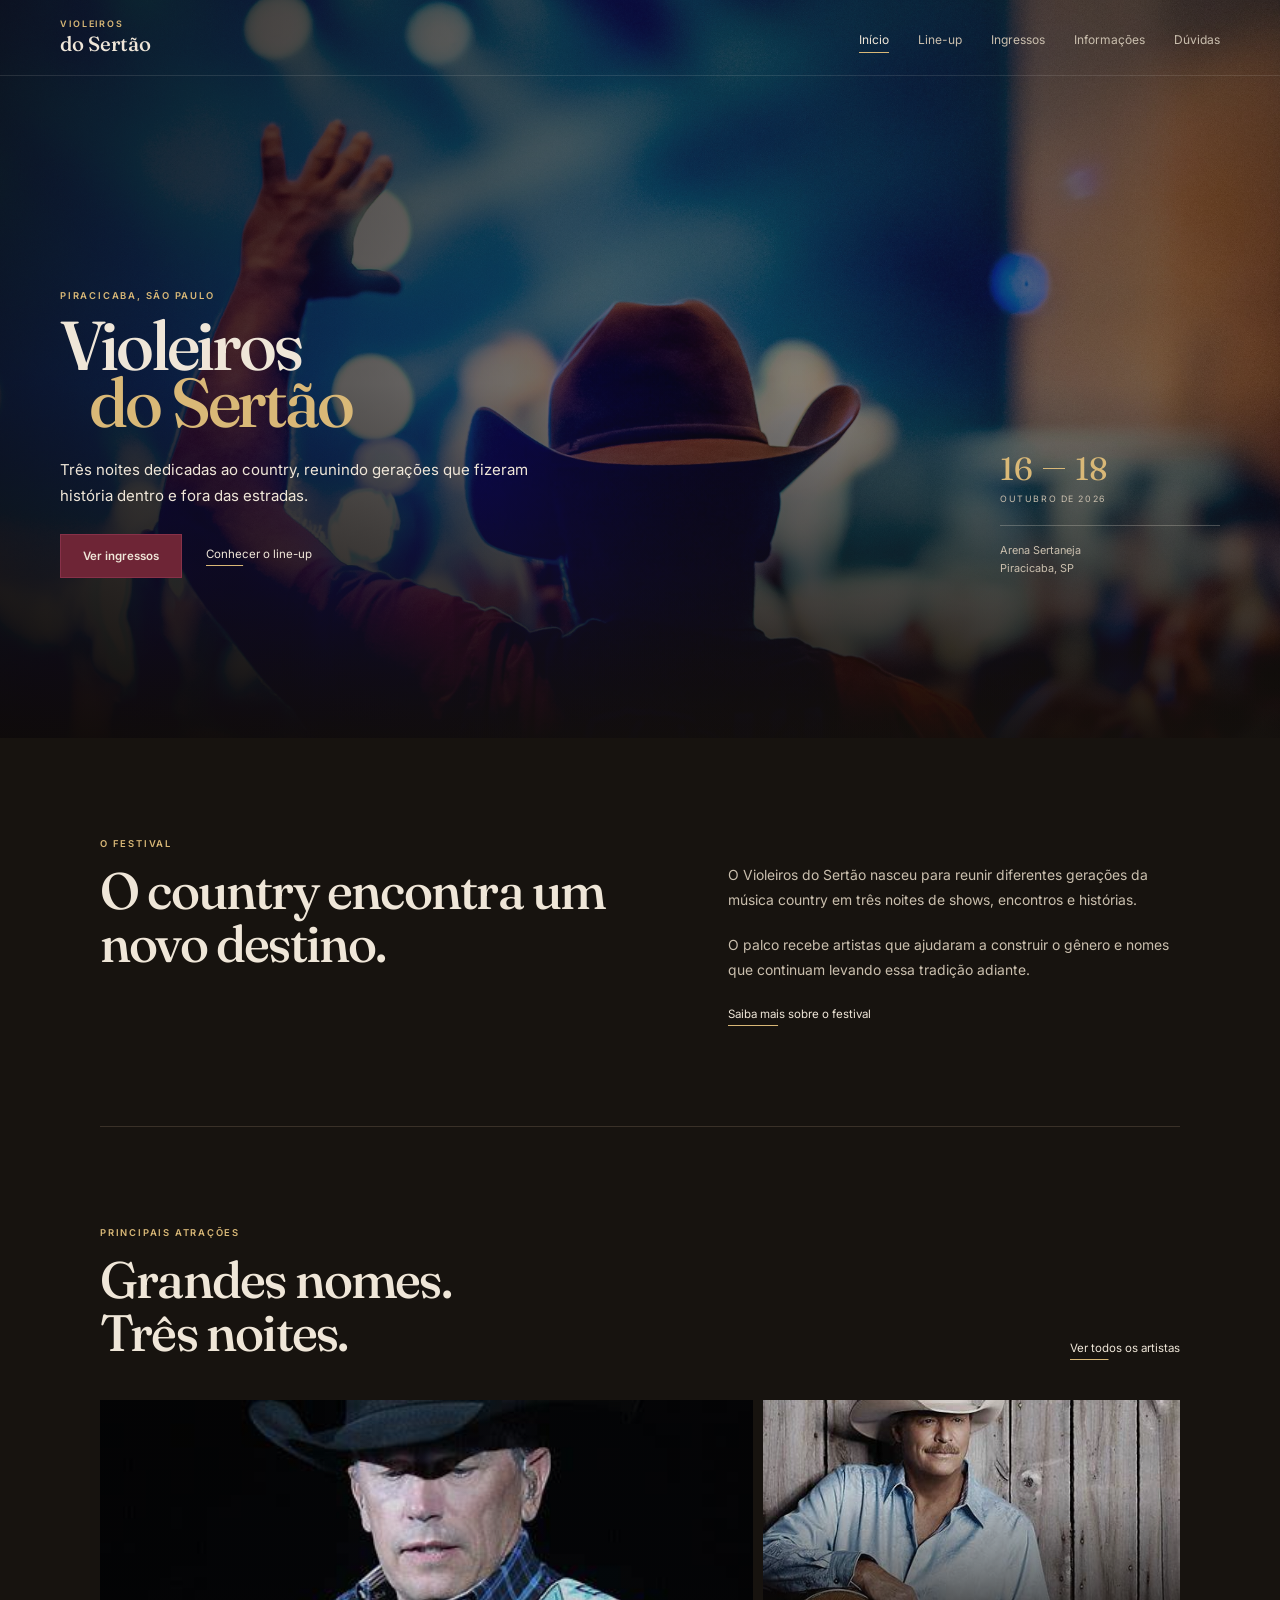
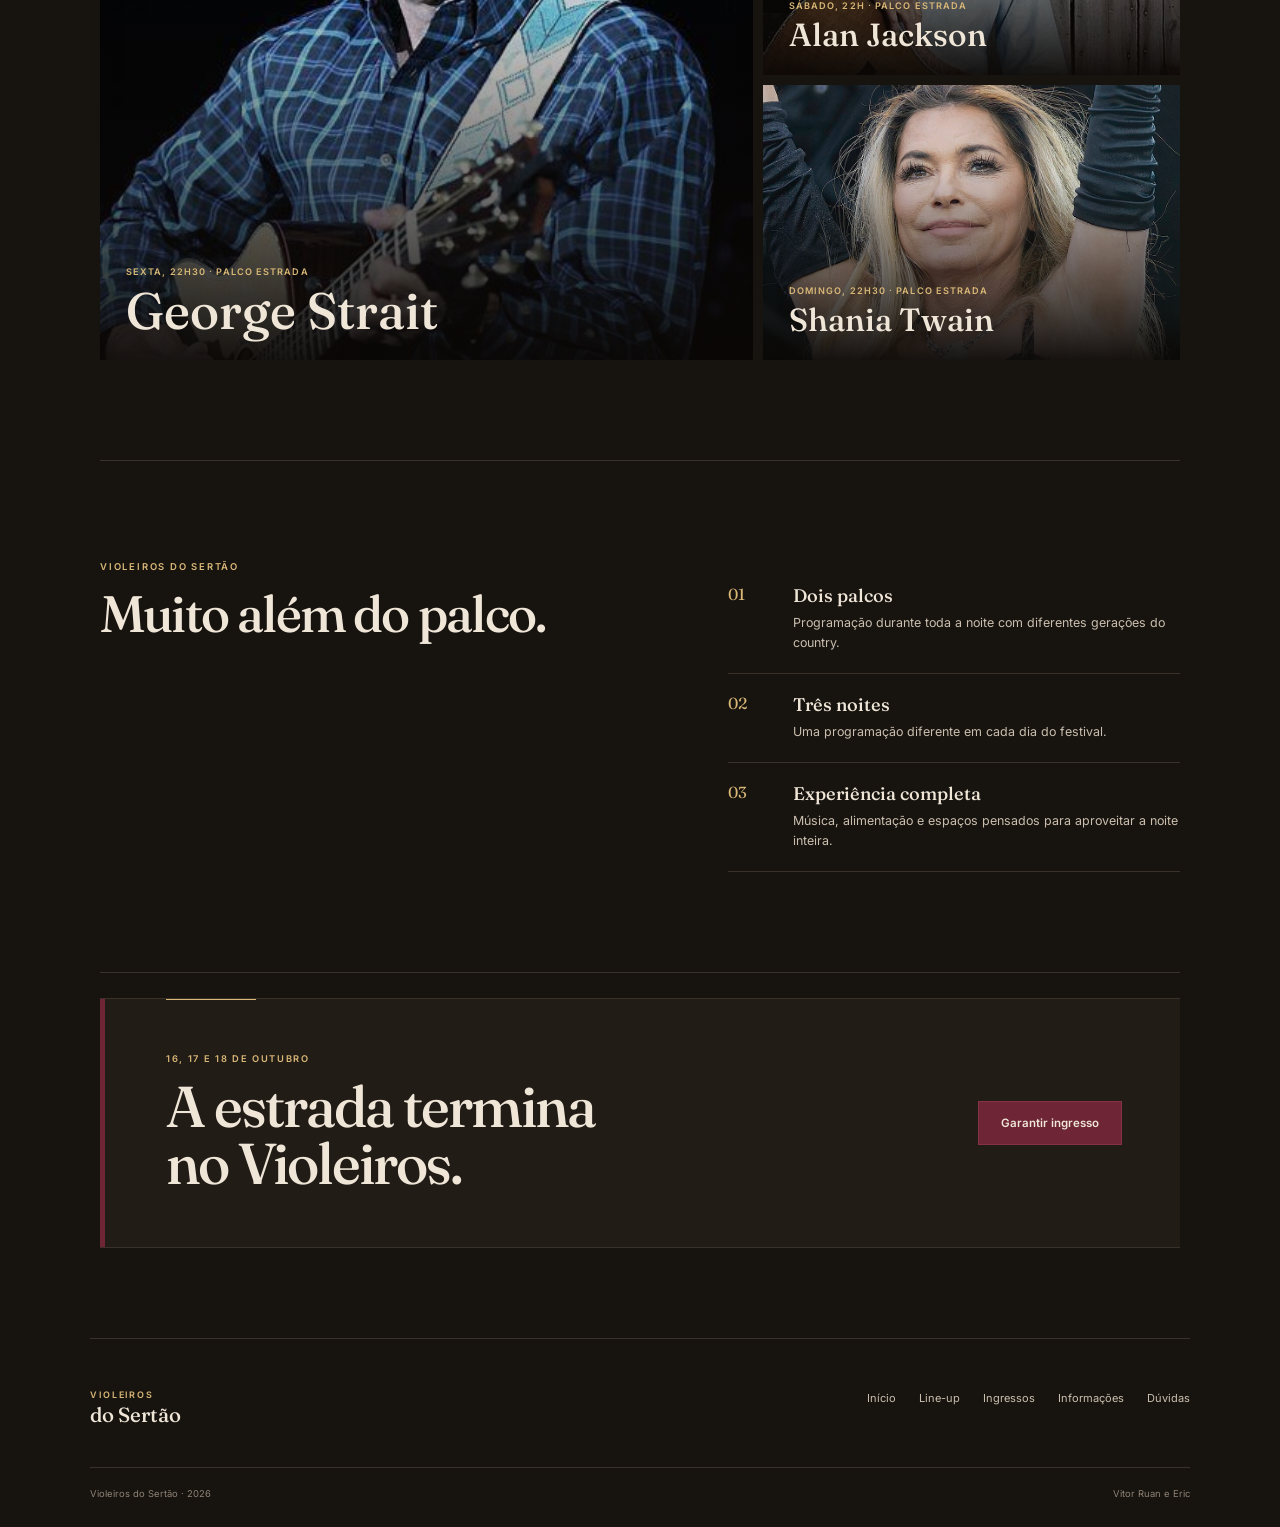
<file: index.html>
<!DOCTYPE html>
<html lang="pt-BR">
<head>
    <meta charset="UTF-8">
    <meta name="viewport" content="width=device-width, initial-scale=1, viewport-fit=cover">
    <meta name="description" content="Violeiros do Sertão 2026, festival de música country em Piracicaba, São Paulo.">
    <title>Violeiros do Sertão</title>

    <link rel="preconnect" href="https://fonts.googleapis.com">
    <link rel="preconnect" href="https://fonts.gstatic.com" crossorigin>
    <link href="https://fonts.googleapis.com/css2?family=Fraunces:opsz,wght@9..144,400;9..144,500;9..144,600&family=Inter:wght@400;500;600&display=swap" rel="stylesheet">

    <link rel="stylesheet" href="styles/style.css">
</head>
<body>

<header class="site-header" id="siteHeader">
    <div class="nav-shell">
        <a href="index.html" class="brand" aria-label="Violeiros do Sertão, início">
            <span>Violeiros</span>
            <strong>do Sertão</strong>
        </a>

        <button class="menu-toggle" id="menuToggle" type="button" aria-label="Abrir menu" aria-expanded="false" aria-controls="siteNav">
            <span></span>
            <span></span>
        </button>

        <nav class="site-nav" id="siteNav" aria-label="Navegação principal">
            <a href="index.html" class="active" aria-current="page">Início</a>
            <a href="pages/lineup.html">Line-up</a>
            <a href="pages/ingressos.html">Ingressos</a>
            <a href="pages/informacoes.html">Informações</a>
            <a href="pages/faq.html">Dúvidas</a>
        </nav>
    </div>
</header>

<div class="home-ticker" id="homeTicker" aria-hidden="true">

    <div class="ticker-track">

        <div class="ticker-group">
            <span>Country ao vivo</span>
            <i></i>
            <span>Três noites</span>
            <i></i>
            <span>Dois palcos</span>
            <i></i>
            <span>Piracicaba</span>
            <i></i>
            <span>Violeiros do Sertão</span>
            <i></i>
        </div>

        <div class="ticker-group" aria-hidden="true">
            <span>Country ao vivo</span>
            <i></i>
            <span>Três noites</span>
            <i></i>
            <span>Dois palcos</span>
            <i></i>
            <span>Piracicaba</span>
            <i></i>
            <span>Violeiros do Sertão</span>
            <i></i>
        </div>

    </div>

</div>

<main>
    <section class="hero">
        <div class="hero-photo"></div>
        <div class="hero-overlay"></div>

        <div class="hero-shell">
            <span class="eyebrow">Piracicaba, São Paulo</span>

            <div class="hero-grid">
                <div class="hero-copy">
                    <h1>
                        <span>Violeiros</span>
                        <strong>do Sertão</strong>
                    </h1>

                    <p>
                        Três noites dedicadas ao country, reunindo gerações que fizeram história dentro e fora das estradas.
                    </p>

                    <div class="hero-actions">
                        <a href="pages/ingressos.html" class="button button-wine">Ver ingressos</a>
                        <a href="pages/lineup.html" class="text-link">Conhecer o line-up</a>
                    </div>
                </div>

                <aside class="hero-date">
                    <div class="date-line">
                        <span>16</span><i></i><span>18</span>
                    </div>
                    <small>Outubro de 2026</small>
                    <p>Arena Sertaneja<br>Piracicaba, SP</p>
                </aside>
            </div>
        </div>
    </section>

    <section class="section split-section">
        <div>
            <span class="eyebrow">O festival</span>
            <h2>O country encontra um novo destino.</h2>
        </div>

        <div class="body-copy">
            <p>
                O Violeiros do Sertão nasceu para reunir diferentes gerações da música country em três noites de shows, encontros e histórias.
            </p>
            <p>
                O palco recebe artistas que ajudaram a construir o gênero e nomes que continuam levando essa tradição adiante.
            </p>
            <a href="pages/informacoes.html" class="text-link">Saiba mais sobre o festival</a>
        </div>
    </section>

    <section class="section attractions-section">
        <header class="section-heading">
            <div>
                <span class="eyebrow">Principais atrações</span>
                <h2>Grandes nomes.<br>Três noites.</h2>
            </div>
            <a href="pages/lineup.html" class="text-link">Ver todos os artistas</a>
        </header>

        <div class="featured-artists">
            <article class="featured-artist featured-main">
                <img src="img/george-strait.jpg" alt="George Strait">
                <div class="image-shade"></div>
                <div class="featured-info">
                    <span>Sexta, 22h30 · Palco Estrada</span>
                    <h3>George Strait</h3>
                </div>
            </article>

            <div class="featured-side">
                <article class="featured-artist">
                    <img src="img/alan-jackson.jpg" alt="Alan Jackson">
                    <div class="image-shade"></div>
                    <div class="featured-info">
                        <span>Sábado, 22h · Palco Estrada</span>
                        <h3>Alan Jackson</h3>
                    </div>
                </article>

                <article class="featured-artist">
                    <img src="img/shania-twain.jpg" alt="Shania Twain">
                    <div class="image-shade"></div>
                    <div class="featured-info">
                        <span>Domingo, 22h30 · Palco Estrada</span>
                        <h3>Shania Twain</h3>
                    </div>
                </article>
            </div>
        </div>
    </section>

    <section class="section split-section experience-section">
        <div>
            <span class="eyebrow">Violeiros do Sertão</span>
            <h2>Muito além do palco.</h2>
        </div>

        <div class="feature-list">
            <div class="feature-item">
                <span>01</span>
                <div>
                    <strong>Dois palcos</strong>
                    <p>Programação durante toda a noite com diferentes gerações do country.</p>
                </div>
            </div>

            <div class="feature-item">
                <span>02</span>
                <div>
                    <strong>Três noites</strong>
                    <p>Uma programação diferente em cada dia do festival.</p>
                </div>
            </div>

            <div class="feature-item">
                <span>03</span>
                <div>
                    <strong>Experiência completa</strong>
                    <p>Música, alimentação e espaços pensados para aproveitar a noite inteira.</p>
                </div>
            </div>
        </div>
    </section>

    <section class="closing-cta">
        <div>
            <span>16, 17 e 18 de outubro</span>
            <h2>A estrada termina<br>no Violeiros.</h2>
        </div>
        <a href="pages/ingressos.html" class="button button-wine">Garantir ingresso</a>
    </section>
</main>

<footer class="site-footer">
    <div class="footer-top">
        <a href="index.html" class="brand">
            <span>Violeiros</span>
            <strong>do Sertão</strong>
        </a>

        <nav aria-label="Navegação do rodapé">
            <a href="index.html">Início</a>
            <a href="pages/lineup.html">Line-up</a>
            <a href="pages/ingressos.html">Ingressos</a>
            <a href="pages/informacoes.html">Informações</a>
            <a href="pages/faq.html">Dúvidas</a>
        </nav>
    </div>

    <div class="footer-bottom">
        <span>Violeiros do Sertão · 2026</span>
        <span>Vitor Ruan e Eric</span>
    </div>
</footer>

<script src="scripts/scripts.js"></script>
</body>
</html>
</file>
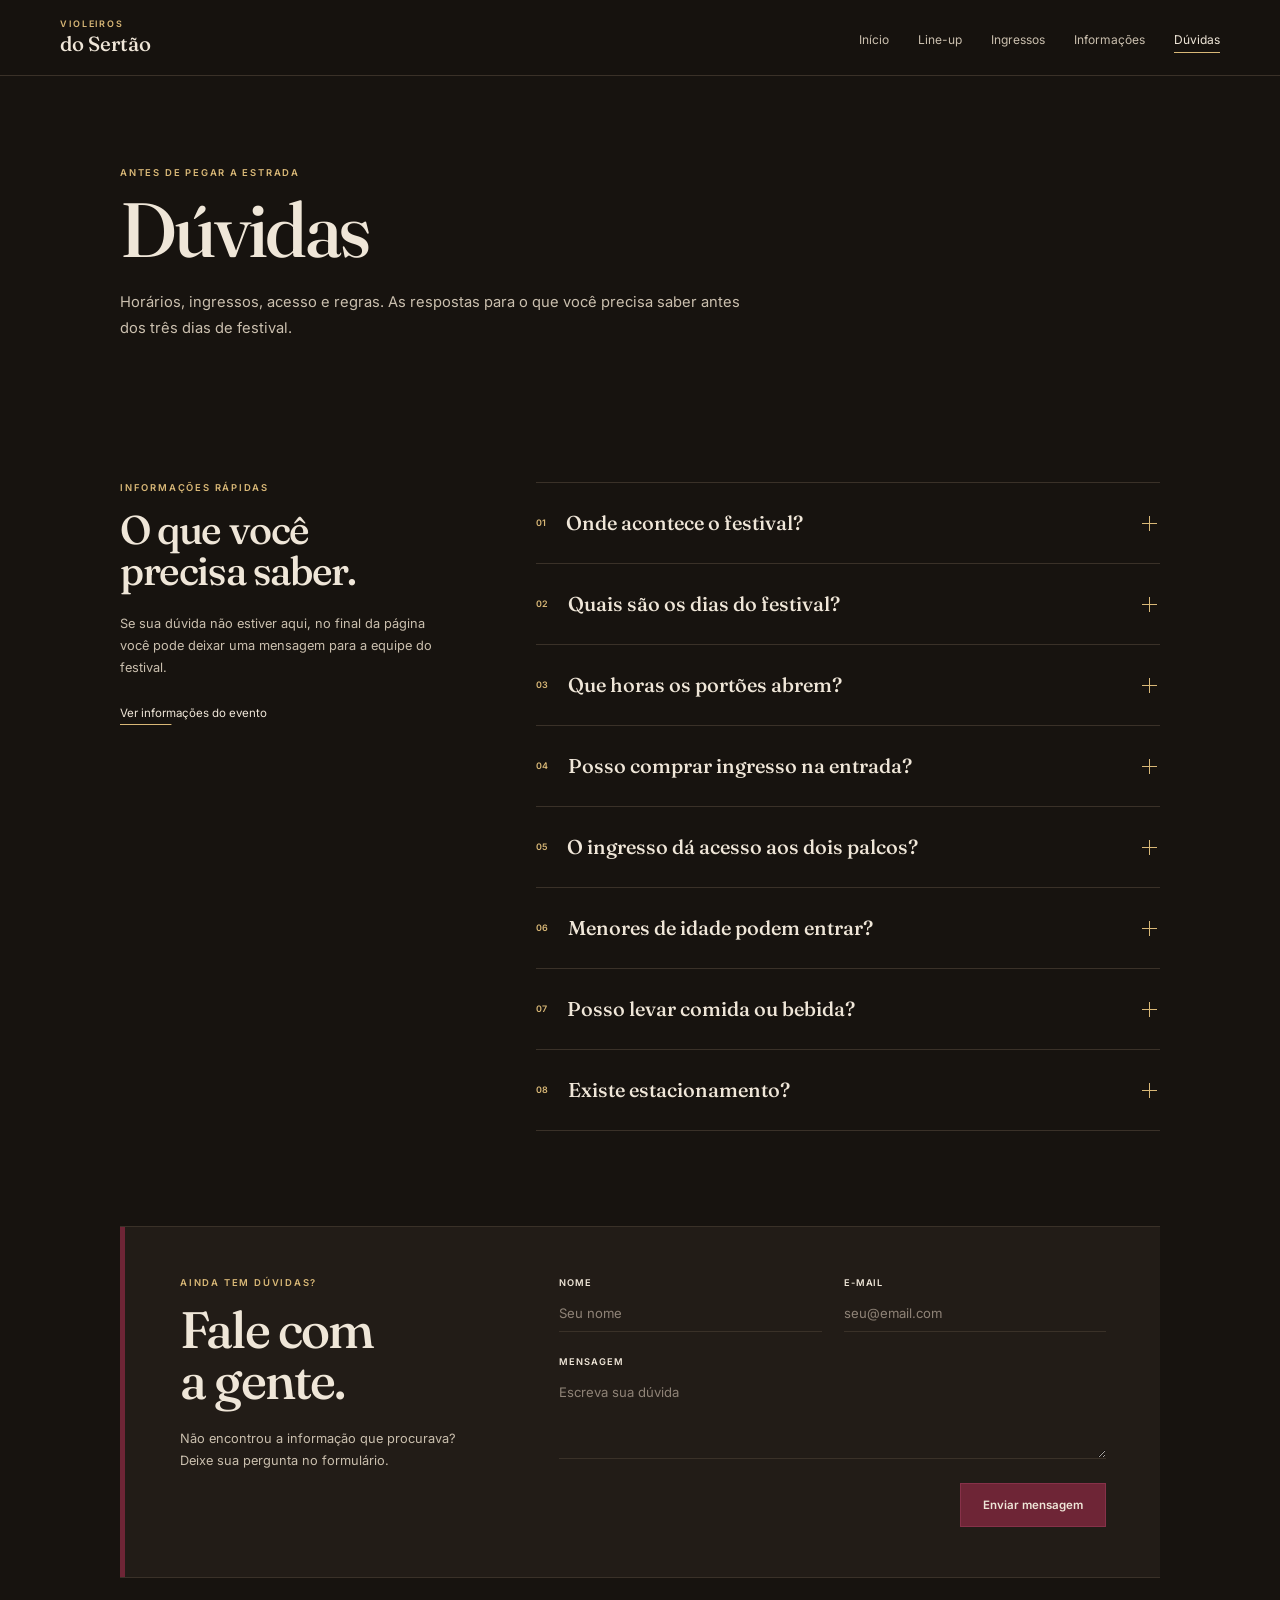
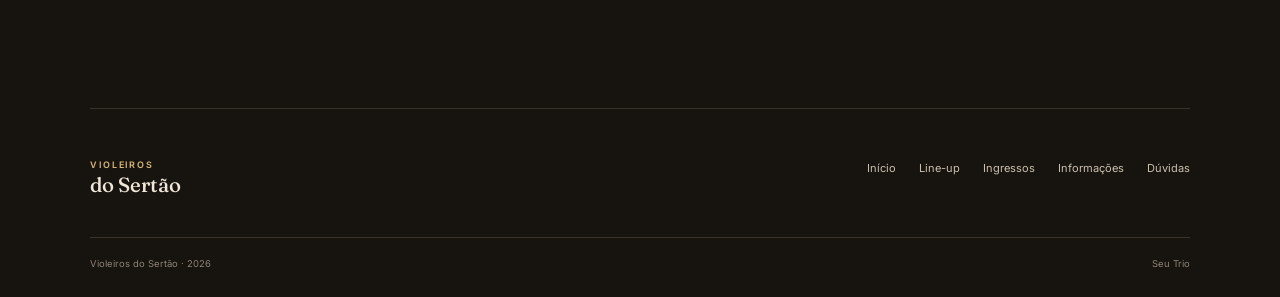
<file: pages/faq.html>
<!DOCTYPE html>
<html lang="pt-BR">
<head>
    <meta charset="UTF-8">
    <meta name="viewport" content="width=device-width, initial-scale=1, viewport-fit=cover">
    <meta name="description" content="Perguntas frequentes e contato do Violeiros do Sertão 2026.">
    <title>Dúvidas | Violeiros do Sertão</title>

    <link rel="preconnect" href="https://fonts.googleapis.com">
    <link rel="preconnect" href="https://fonts.gstatic.com" crossorigin>
    <link href="https://fonts.googleapis.com/css2?family=Fraunces:opsz,wght@9..144,400;9..144,500;9..144,600&family=Inter:wght@400;500;600&display=swap" rel="stylesheet">

    <link rel="stylesheet" href="../styles/style.css">
</head>

<body>

<header class="site-header internal-header" id="siteHeader">

    <div class="nav-shell">

        <a href="../index.html" class="brand" aria-label="Violeiros do Sertão, início">
            <span>Violeiros</span>
            <strong>do Sertão</strong>
        </a>

        <button
            class="menu-toggle"
            id="menuToggle"
            type="button"
            aria-label="Abrir menu"
            aria-expanded="false"
            aria-controls="siteNav"
        >
            <span></span>
            <span></span>
        </button>

        <nav class="site-nav" id="siteNav" aria-label="Navegação principal">
            <a href="../index.html">Início</a>
            <a href="lineup.html">Line-up</a>
            <a href="ingressos.html">Ingressos</a>
            <a href="informacoes.html">Informações</a>
            <a href="faq.html" class="active" aria-current="page">Dúvidas</a>
        </nav>

    </div>

</header>

<main class="page-main">

    <section class="page-heading">

        <span class="eyebrow">
            Antes de pegar a estrada
        </span>

        <h1>Dúvidas</h1>

        <p>
            Horários, ingressos, acesso e regras. As respostas para o que você precisa saber antes dos três dias de festival.
        </p>

    </section>

    <section class="faq-layout">

        <aside class="faq-side">

            <span class="eyebrow">
                Informações rápidas
            </span>

            <h2>
                O que você precisa saber.
            </h2>

            <p>
                Se sua dúvida não estiver aqui, no final da página você pode deixar uma mensagem para a equipe do festival.
            </p>

            <a href="informacoes.html" class="text-link">
                Ver informações do evento
            </a>

        </aside>

        <div class="faq-list">

            <details>
                <summary>
                    <span>01</span>
                    Onde acontece o festival?
                </summary>

                <p>
                    O Violeiros do Sertão acontece na Arena Sertaneja &amp; Rancho Western, em Piracicaba, São Paulo.
                </p>
            </details>

            <details>
                <summary>
                    <span>02</span>
                    Quais são os dias do festival?
                </summary>

                <p>
                    O festival acontece nos dias 16, 17 e 18 de outubro de 2026, com uma programação diferente em cada noite.
                </p>
            </details>

            <details>
                <summary>
                    <span>03</span>
                    Que horas os portões abrem?
                </summary>

                <p>
                    A entrada geral começa às 19h. O passe das três noites permite entrada antecipada a partir das 18h30.
                </p>
            </details>

            <details>
                <summary>
                    <span>04</span>
                    Posso comprar ingresso na entrada?
                </summary>

                <p>
                    Sim, enquanto houver disponibilidade. Para garantir a noite escolhida, recomendamos a compra antecipada.
                </p>
            </details>

            <details>
                <summary>
                    <span>05</span>
                    O ingresso dá acesso aos dois palcos?
                </summary>

                <p>
                    Sim. Todos os ingressos dão acesso ao Palco Estrada e ao Palco Rancho durante a noite escolhida.
                </p>
            </details>

            <details>
                <summary>
                    <span>06</span>
                    Menores de idade podem entrar?
                </summary>

                <p>
                    Menores deverão seguir a classificação indicada pelo evento e, quando necessário, estar acompanhados por um responsável.
                </p>
            </details>

            <details>
                <summary>
                    <span>07</span>
                    Posso levar comida ou bebida?
                </summary>

                <p>
                    Não é permitida a entrada com alimentos ou bebidas de fora. O festival contará com opções de alimentação e bebidas dentro da arena.
                </p>
            </details>

            <details>
                <summary>
                    <span>08</span>
                    Existe estacionamento?
                </summary>

                <p>
                    Sim. O estacionamento oficial fica próximo à Entrada B e funcionará durante os três dias do festival.
                </p>
            </details>

        </div>

    </section>

    <section class="contact-section">

        <div class="contact-copy">

            <span class="eyebrow">
                Ainda tem dúvidas?
            </span>

            <h2>
                Fale com<br>
                a gente.
            </h2>

            <p>
                Não encontrou a informação que procurava? Deixe sua pergunta no formulário.
            </p>

        </div>

        <form
            class="contact-form"
            action="#mensagem-enviada"
            method="get"
        >

            <div class="field">

                <label for="nome">
                    Nome
                </label>

                <input
                    type="text"
                    id="nome"
                    name="nome"
                    placeholder="Seu nome"
                    required
                >

            </div>

            <div class="field">

                <label for="email">
                    E-mail
                </label>

                <input
                    type="email"
                    id="email"
                    name="email"
                    placeholder="seu@email.com"
                    required
                >

            </div>

            <div class="field field-full">

                <label for="mensagem">
                    Mensagem
                </label>

                <textarea
                    id="mensagem"
                    name="mensagem"
                    rows="4"
                    placeholder="Escreva sua dúvida"
                    required
                ></textarea>

            </div>

            <div class="contact-action">

                <button
                    type="submit"
                    class="button button-wine"
                >
                    Enviar mensagem
                </button>

            </div>

        </form>

    </section>

    <div class="form-success" id="mensagem-enviada">

    <div>

        <span>
            CONTATO
        </span>

        <strong>
            Obrigado pela mensagem.
        </strong>

        <p>
            Sua solicitação foi preenchida com sucesso. Continue explorando o Violeiros do Sertão.
        </p>

    </div>

    <a href="#siteHeader">
        Continuar
    </a>

</div>

</main>

<footer class="site-footer">

    <div class="footer-top">

        <a href="../index.html" class="brand">
            <span>Violeiros</span>
            <strong>do Sertão</strong>
        </a>

        <nav aria-label="Navegação do rodapé">
            <a href="../index.html">Início</a>
            <a href="lineup.html">Line-up</a>
            <a href="ingressos.html">Ingressos</a>
            <a href="informacoes.html">Informações</a>
            <a href="faq.html">Dúvidas</a>
        </nav>

    </div>

    <div class="footer-bottom">
        <span>Violeiros do Sertão · 2026</span>
        <span>Seu Trio</span>
    </div>

</footer>

<script src="../scripts/scripts.js"></script>

</body>
</html>
</file>
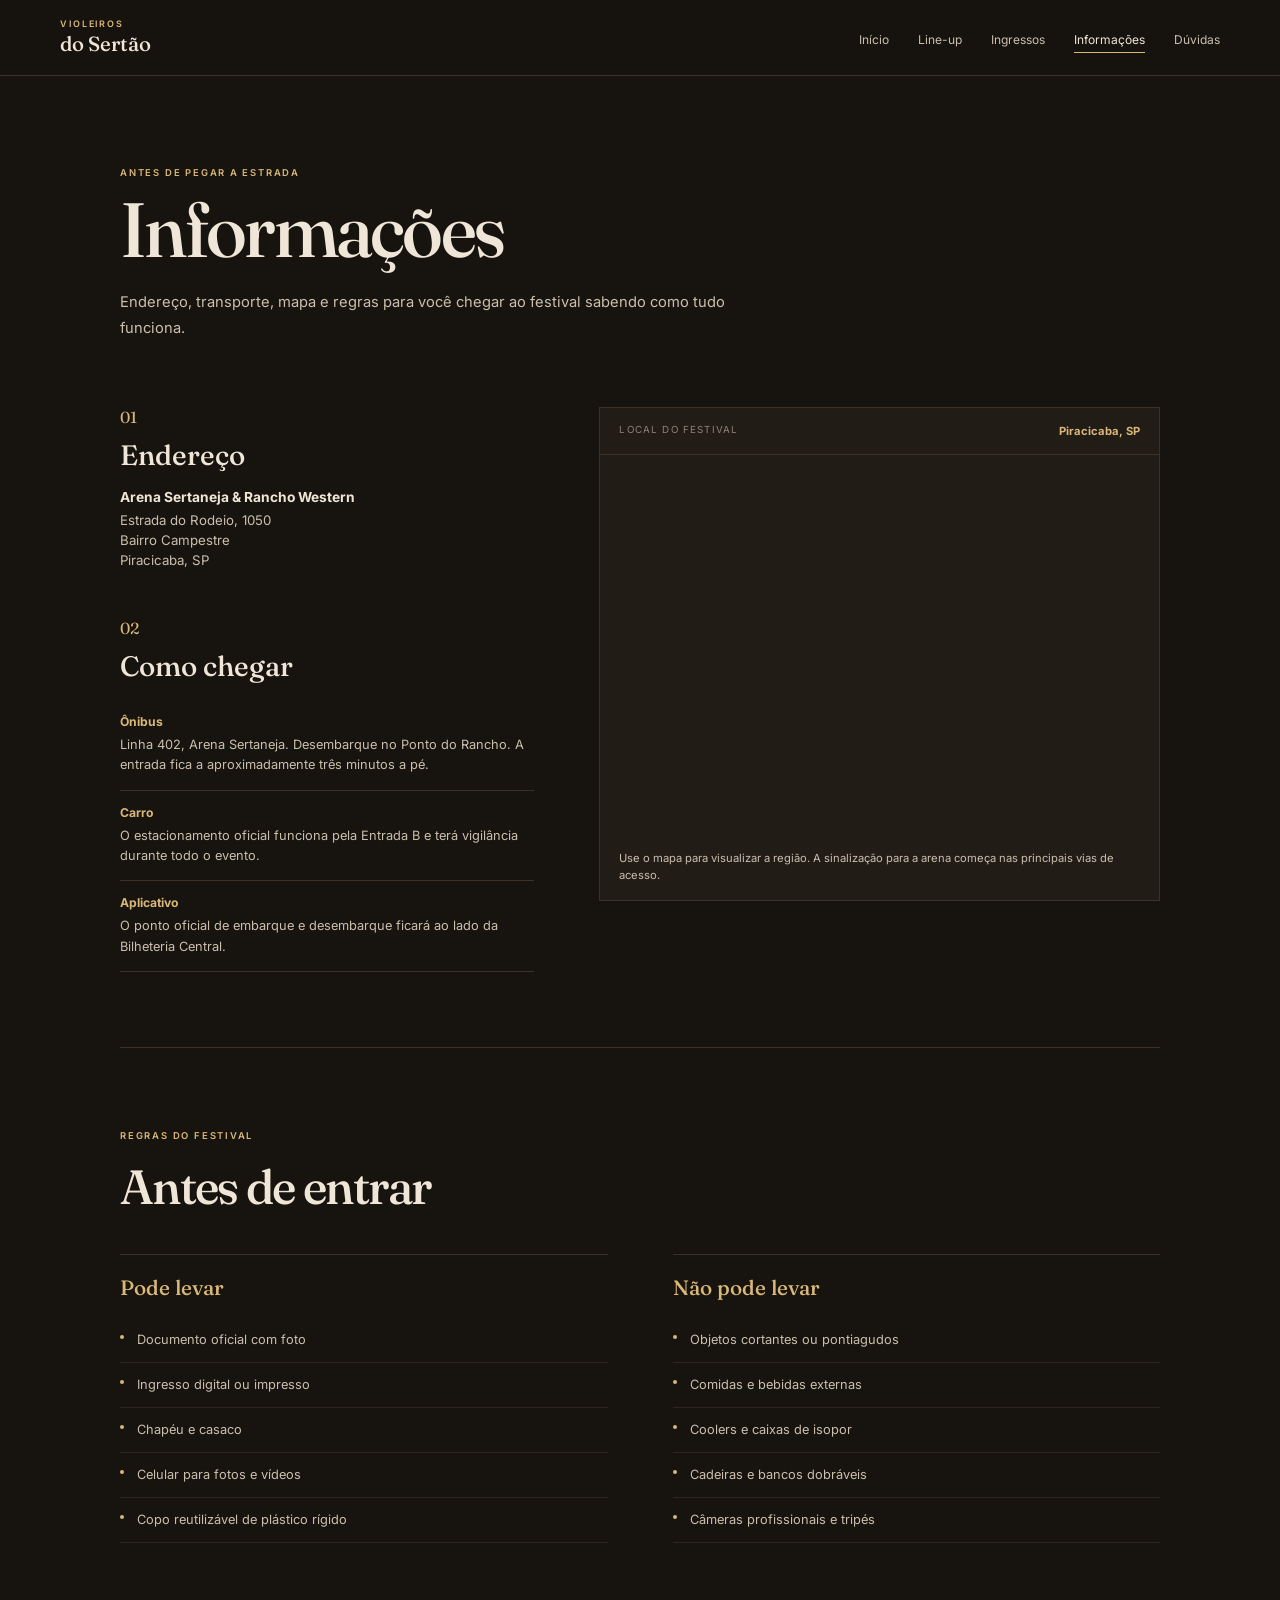
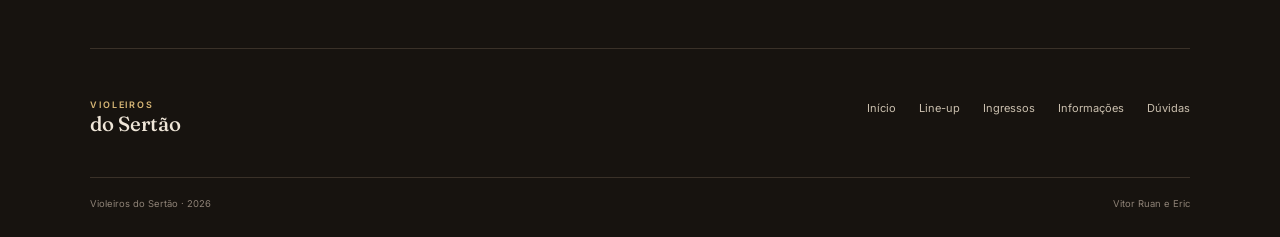
<file: pages/informacoes.html>
<!DOCTYPE html>
<html lang="pt-BR">
<head>
    <meta charset="UTF-8">
    <meta name="viewport" content="width=device-width, initial-scale=1, viewport-fit=cover">
    <meta name="description" content="Informações de acesso, mapa e regras do Violeiros do Sertão 2026.">
    <title>Informações | Violeiros do Sertão</title>

    <link rel="preconnect" href="https://fonts.googleapis.com">
    <link rel="preconnect" href="https://fonts.gstatic.com" crossorigin>
    <link href="https://fonts.googleapis.com/css2?family=Fraunces:opsz,wght@9..144,400;9..144,500;9..144,600&family=Inter:wght@400;500;600&display=swap" rel="stylesheet">

    <link rel="stylesheet" href="../styles/style.css">
</head>
<body>

<header class="site-header internal-header" id="siteHeader">
    <div class="nav-shell">
        <a href="../index.html" class="brand" aria-label="Violeiros do Sertão, início">
            <span>Violeiros</span>
            <strong>do Sertão</strong>
        </a>

        <button class="menu-toggle" id="menuToggle" type="button" aria-label="Abrir menu" aria-expanded="false" aria-controls="siteNav">
            <span></span>
            <span></span>
        </button>

        <nav class="site-nav" id="siteNav" aria-label="Navegação principal">
            <a href="../index.html">Início</a>
            <a href="lineup.html">Line-up</a>
            <a href="ingressos.html">Ingressos</a>
            <a href="informacoes.html" class="active" aria-current="page">Informações</a>
            <a href="faq.html">Dúvidas</a>
        </nav>
    </div>
</header>

<main class="page-main">
    <section class="page-heading">
        <span class="eyebrow">Antes de pegar a estrada</span>
        <h1>Informações</h1>
        <p>
            Endereço, transporte, mapa e regras para você chegar ao festival sabendo como tudo funciona.
        </p>
    </section>

    <section class="info-layout">
        <div class="info-copy">
            <section class="info-block">
                <span class="section-number">01</span>
                <h2>Endereço</h2>
                <strong>Arena Sertaneja &amp; Rancho Western</strong>
                <p>Estrada do Rodeio, 1050</p>
                <p>Bairro Campestre</p>
                <p>Piracicaba, SP</p>
            </section>

            <section class="info-block">
                <span class="section-number">02</span>
                <h2>Como chegar</h2>

                <div class="transport-item">
                    <h3>Ônibus</h3>
                    <p>Linha 402, Arena Sertaneja. Desembarque no Ponto do Rancho. A entrada fica a aproximadamente três minutos a pé.</p>
                </div>

                <div class="transport-item">
                    <h3>Carro</h3>
                    <p>O estacionamento oficial funciona pela Entrada B e terá vigilância durante todo o evento.</p>
                </div>

                <div class="transport-item">
                    <h3>Aplicativo</h3>
                    <p>O ponto oficial de embarque e desembarque ficará ao lado da Bilheteria Central.</p>
                </div>
            </section>
        </div>

        <div class="map-panel">
            <div class="map-head">
                <span>Local do festival</span>
                <strong>Piracicaba, SP</strong>
            </div>

            <iframe
                src="https://www.google.com/maps?q=Piracicaba,+SP&output=embed"
                loading="lazy"
                title="Mapa de Piracicaba">
            </iframe>

            <p>
                Use o mapa para visualizar a região. A sinalização para a arena começa nas principais vias de acesso.
            </p>
        </div>
    </section>

    <section class="rules-section">
        <header>
            <span class="eyebrow">Regras do festival</span>
            <h2>Antes de entrar</h2>
        </header>

        <div class="rules-grid">
            <div>
                <h3>Pode levar</h3>
                <ul>
                    <li>Documento oficial com foto</li>
                    <li>Ingresso digital ou impresso</li>
                    <li>Chapéu e casaco</li>
                    <li>Celular para fotos e vídeos</li>
                    <li>Copo reutilizável de plástico rígido</li>
                </ul>
            </div>

            <div>
                <h3>Não pode levar</h3>
                <ul>
                    <li>Objetos cortantes ou pontiagudos</li>
                    <li>Comidas e bebidas externas</li>
                    <li>Coolers e caixas de isopor</li>
                    <li>Cadeiras e bancos dobráveis</li>
                    <li>Câmeras profissionais e tripés</li>
                </ul>
            </div>
        </div>
    </section>
</main>

<footer class="site-footer">
    <div class="footer-top">
        <a href="../index.html" class="brand">
            <span>Violeiros</span>
            <strong>do Sertão</strong>
        </a>

        <nav aria-label="Navegação do rodapé">
            <a href="../index.html">Início</a>
            <a href="lineup.html">Line-up</a>
            <a href="ingressos.html">Ingressos</a>
            <a href="informacoes.html">Informações</a>
            <a href="faq.html">Dúvidas</a>
        </nav>
    </div>

    <div class="footer-bottom">
        <span>Violeiros do Sertão · 2026</span>
        <span>Vitor Ruan e Eric</span>
    </div>
</footer>

<script src="../scripts/scripts.js"></script>
</body>
</html>
</file>
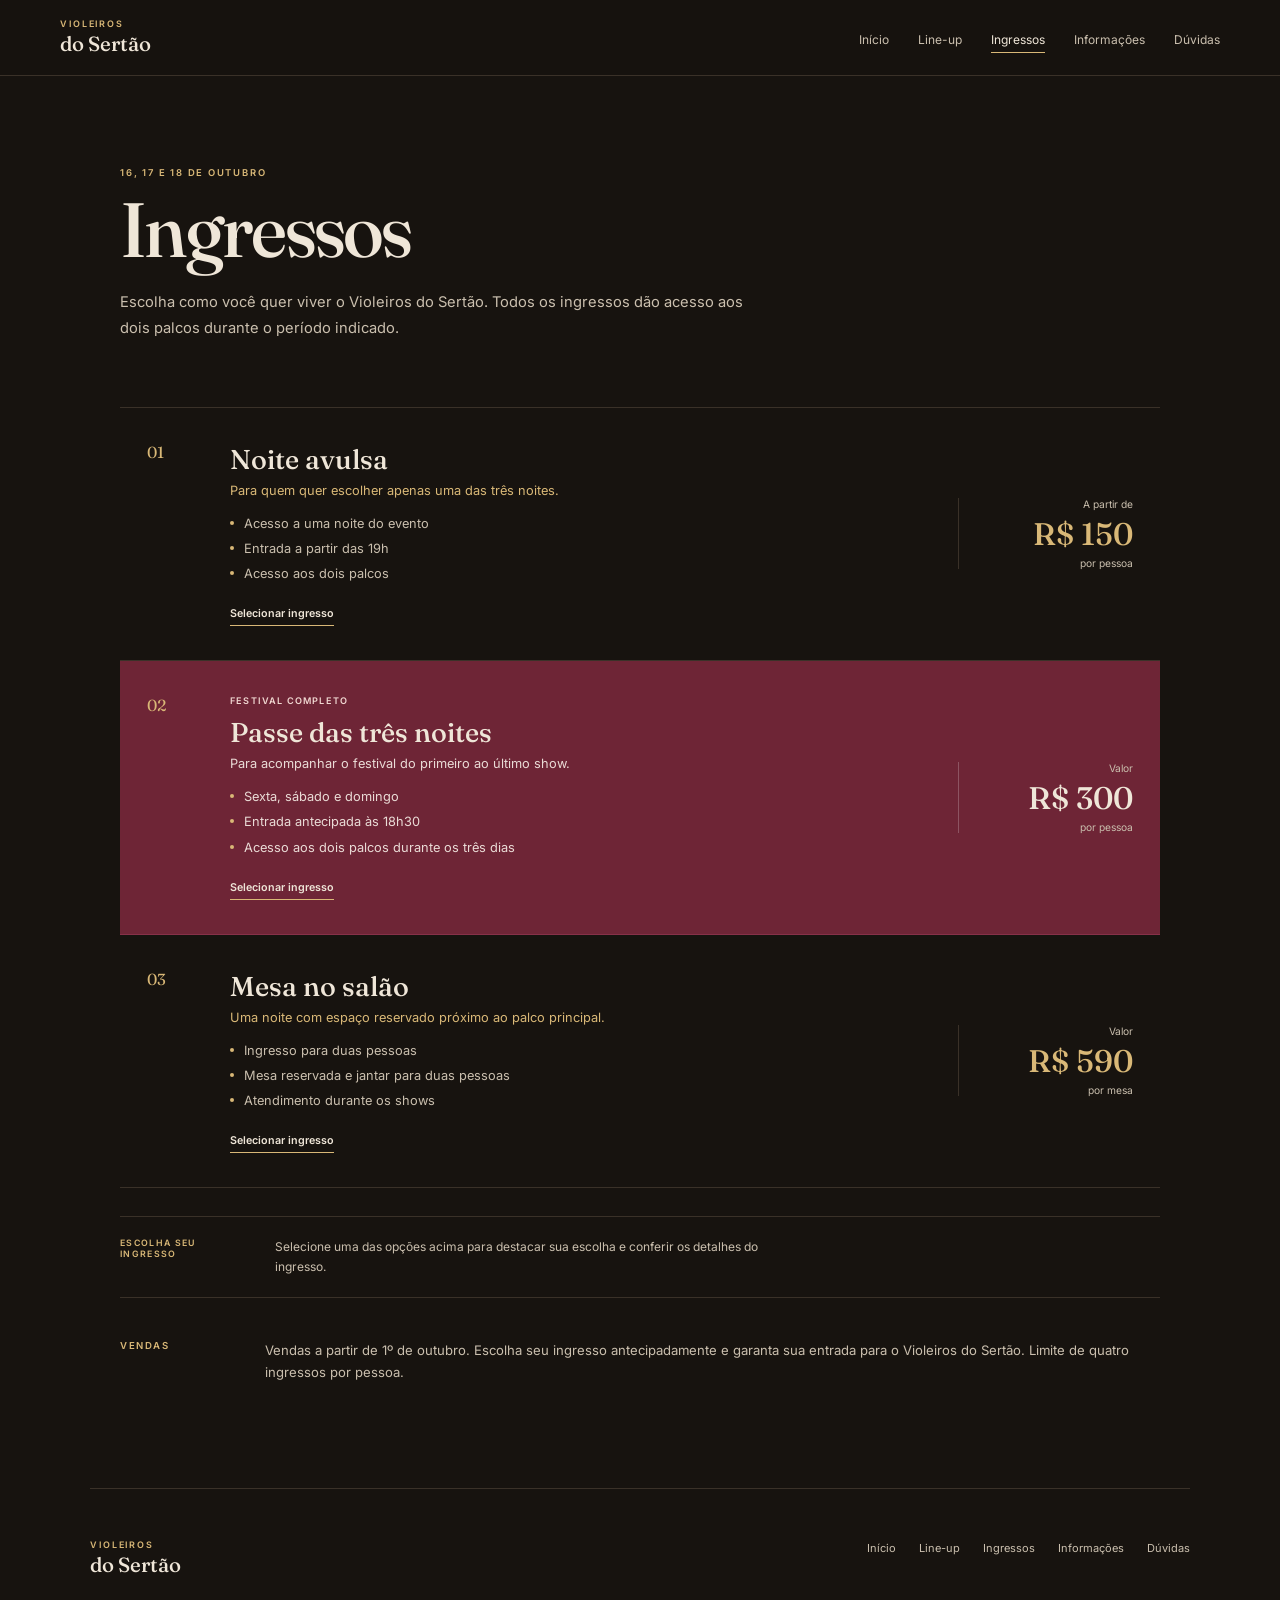
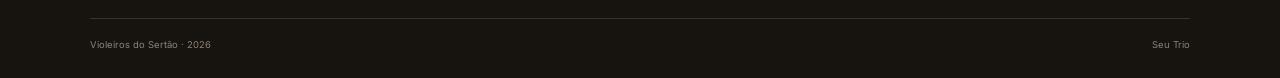
<file: pages/ingressos.html>
<!DOCTYPE html>
<html lang="pt-BR">
<head>
    <meta charset="UTF-8">
    <meta name="viewport" content="width=device-width, initial-scale=1, viewport-fit=cover">
    <meta name="description" content="Ingressos do Violeiros do Sertão 2026.">
    <title>Ingressos | Violeiros do Sertão</title>

    <link rel="preconnect" href="https://fonts.googleapis.com">
    <link rel="preconnect" href="https://fonts.gstatic.com" crossorigin>
    <link href="https://fonts.googleapis.com/css2?family=Fraunces:opsz,wght@9..144,400;9..144,500;9..144,600&family=Inter:wght@400;500;600&display=swap" rel="stylesheet">

    <link rel="stylesheet" href="../styles/style.css">
</head>

<body>

<header class="site-header internal-header" id="siteHeader">

    <div class="nav-shell">

        <a href="../index.html" class="brand" aria-label="Violeiros do Sertão, início">
            <span>Violeiros</span>
            <strong>do Sertão</strong>
        </a>

        <button
            class="menu-toggle"
            id="menuToggle"
            type="button"
            aria-label="Abrir menu"
            aria-expanded="false"
            aria-controls="siteNav"
        >
            <span></span>
            <span></span>
        </button>

        <nav class="site-nav" id="siteNav" aria-label="Navegação principal">
            <a href="../index.html">Início</a>
            <a href="lineup.html">Line-up</a>
            <a href="ingressos.html" class="active" aria-current="page">Ingressos</a>
            <a href="informacoes.html">Informações</a>
            <a href="faq.html">Dúvidas</a>
        </nav>

    </div>

</header>

<main class="page-main">

    <section class="page-heading">

        <span class="eyebrow">
            16, 17 e 18 de outubro
        </span>

        <h1>Ingressos</h1>

        <p>
            Escolha como você quer viver o Violeiros do Sertão. Todos os ingressos dão acesso aos dois palcos durante o período indicado.
        </p>

    </section>

    <section class="tickets">

        <article class="ticket-row ticket-option">

            <input
                class="ticket-radio"
                type="radio"
                name="ingresso"
                id="ticket-noite"
            >

            <span class="ticket-selected-line"></span>

            <span class="ticket-number">
                01
            </span>

            <div class="ticket-copy">

                <h2>
                    Noite avulsa
                </h2>

                <p>
                    Para quem quer escolher apenas uma das três noites.
                </p>

                <ul>
                    <li>Acesso a uma noite do evento</li>
                    <li>Entrada a partir das 19h</li>
                    <li>Acesso aos dois palcos</li>
                </ul>

                <label
                    class="ticket-select-button"
                    for="ticket-noite"
                >
                    <span class="select-default">
                        Selecionar ingresso
                    </span>

                    <span class="select-checked">
                        selecionado
                    </span>
                </label>

            </div>

            <div class="ticket-price">

                <span>
                    A partir de
                </span>

                <strong>
                    R$ 150
                </strong>

                <small>
                    por pessoa
                </small>

            </div>

        </article>

        <article class="ticket-row ticket-featured ticket-option">

            <input
                class="ticket-radio"
                type="radio"
                name="ingresso"
                id="ticket-passe"
            >

            <span class="ticket-selected-line"></span>

            <span class="ticket-number">
                02
            </span>

            <div class="ticket-copy">

                <span class="ticket-label">
                    Festival completo
                </span>

                <h2>
                    Passe das três noites
                </h2>

                <p>
                    Para acompanhar o festival do primeiro ao último show.
                </p>

                <ul>
                    <li>Sexta, sábado e domingo</li>
                    <li>Entrada antecipada às 18h30</li>
                    <li>Acesso aos dois palcos durante os três dias</li>
                </ul>

                <label
                    class="ticket-select-button"
                    for="ticket-passe"
                >
                    <span class="select-default">
                        Selecionar ingresso
                    </span>

                    <span class="select-checked">
                        Ingresso selecionado
                    </span>
                </label>

            </div>

            <div class="ticket-price">

                <span>
                    Valor
                </span>

                <strong>
                    R$ 300
                </strong>

                <small>
                    por pessoa
                </small>

            </div>

        </article>

        <article class="ticket-row ticket-option">

            <input
                class="ticket-radio"
                type="radio"
                name="ingresso"
                id="ticket-mesa"
            >

            <span class="ticket-selected-line"></span>

            <span class="ticket-number">
                03
            </span>

            <div class="ticket-copy">

                <h2>
                    Mesa no salão
                </h2>

                <p>
                    Uma noite com espaço reservado próximo ao palco principal.
                </p>

                <ul>
                    <li>Ingresso para duas pessoas</li>
                    <li>Mesa reservada e jantar para duas pessoas</li>
                    <li>Atendimento durante os shows</li>
                </ul>

                <label
                    class="ticket-select-button"
                    for="ticket-mesa"
                >
                    <span class="select-default">
                        Selecionar ingresso
                    </span>

                    <span class="select-checked">
                        Ingresso selecionado
                    </span>
                </label>

            </div>

            <div class="ticket-price">

                <span>
                    Valor
                </span>

                <strong>
                    R$ 590
                </strong>

                <small>
                    por mesa
                </small>

            </div>

        </article>

    </section>

    <div class="ticket-help">

    <div>
        <span>ESCOLHA SEU INGRESSO</span>

        <p>
            Selecione uma das opções acima para destacar sua escolha e conferir os detalhes do ingresso.
        </p>
    </div>

</div>

    <div class="page-note">

    <span>
        Vendas
    </span>

    <p>
        Vendas a partir de 1º de outubro. Escolha seu ingresso antecipadamente e garanta sua entrada para o Violeiros do Sertão. Limite de quatro ingressos por pessoa.
    </p>

</div>

</main>

<footer class="site-footer">

    <div class="footer-top">

        <a href="../index.html" class="brand">
            <span>Violeiros</span>
            <strong>do Sertão</strong>
        </a>

        <nav aria-label="Navegação do rodapé">
            <a href="../index.html">Início</a>
            <a href="lineup.html">Line-up</a>
            <a href="ingressos.html">Ingressos</a>
            <a href="informacoes.html">Informações</a>
            <a href="faq.html">Dúvidas</a>
        </nav>

    </div>

    <div class="footer-bottom">
        <span>Violeiros do Sertão · 2026</span>
        <span>Seu Trio</span>
    </div>

</footer>

<script src="../scripts/scripts.js"></script>

</body>
</html>
</file>
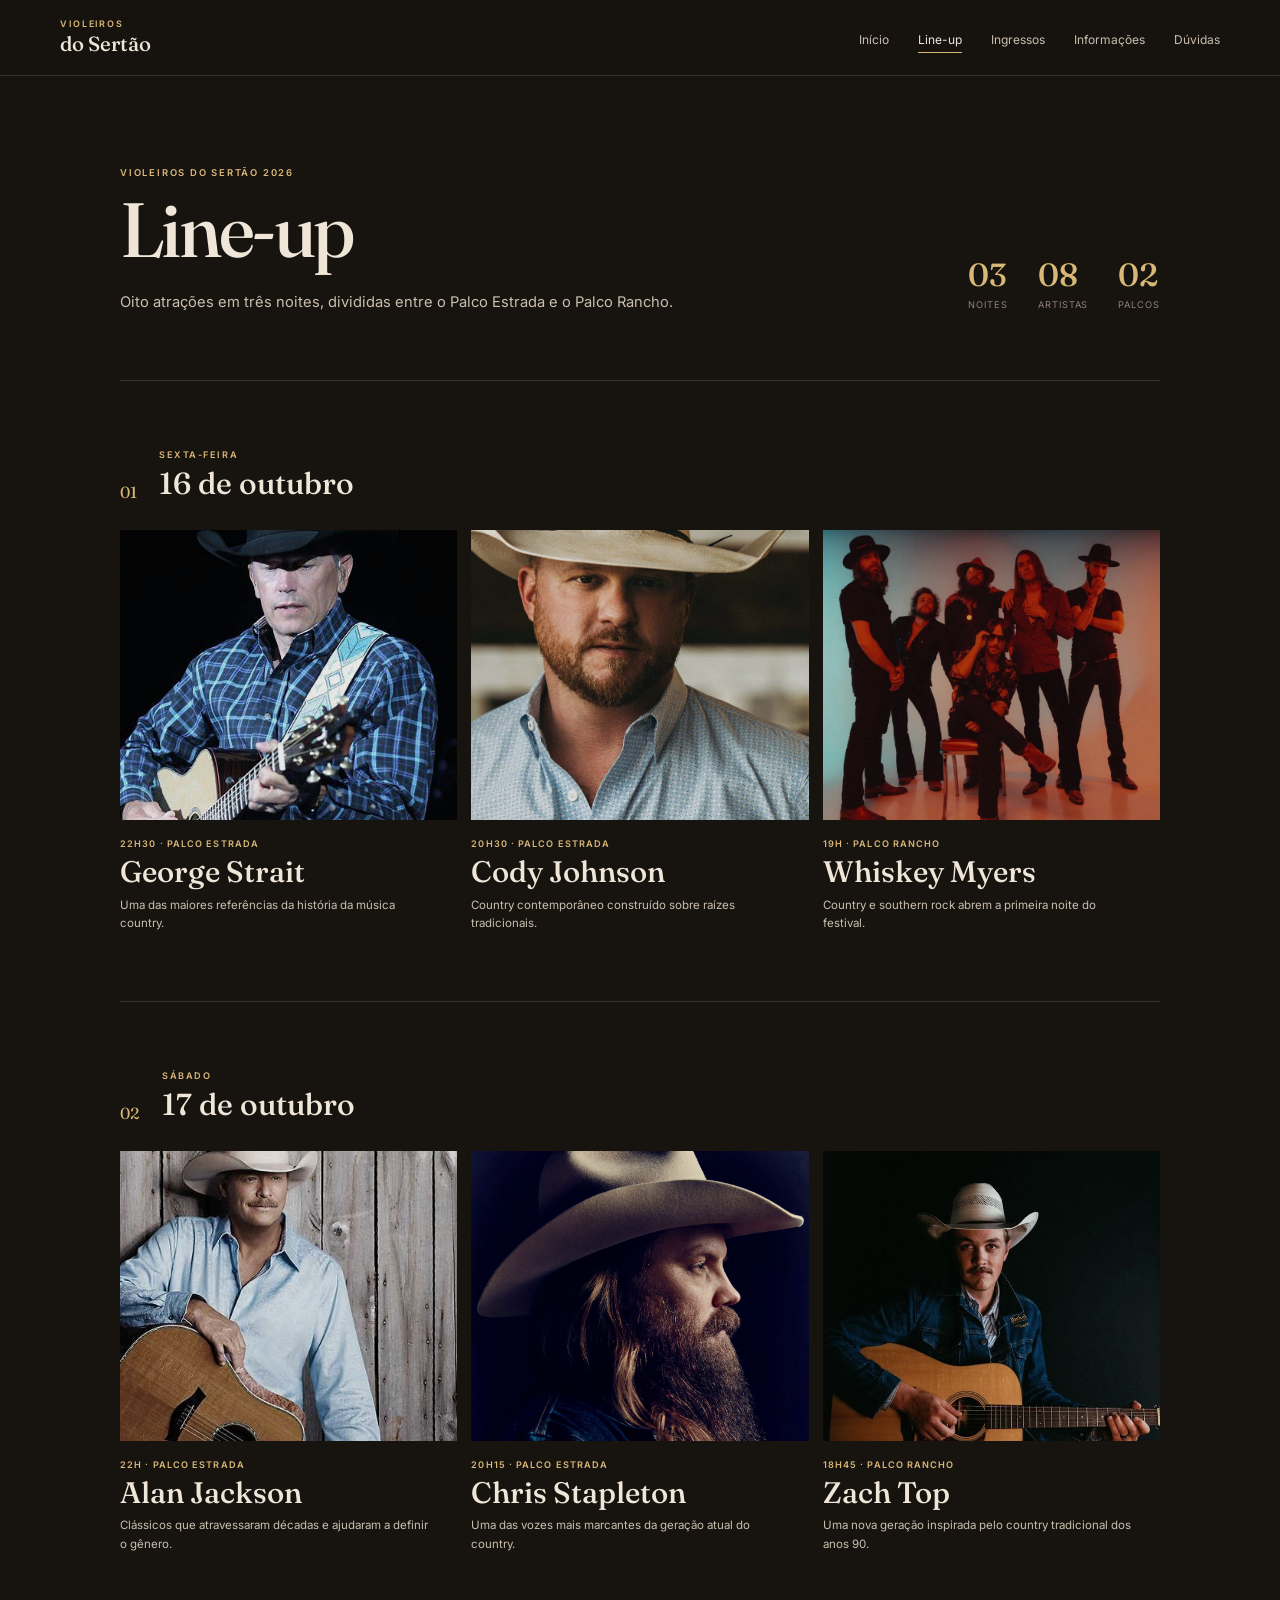
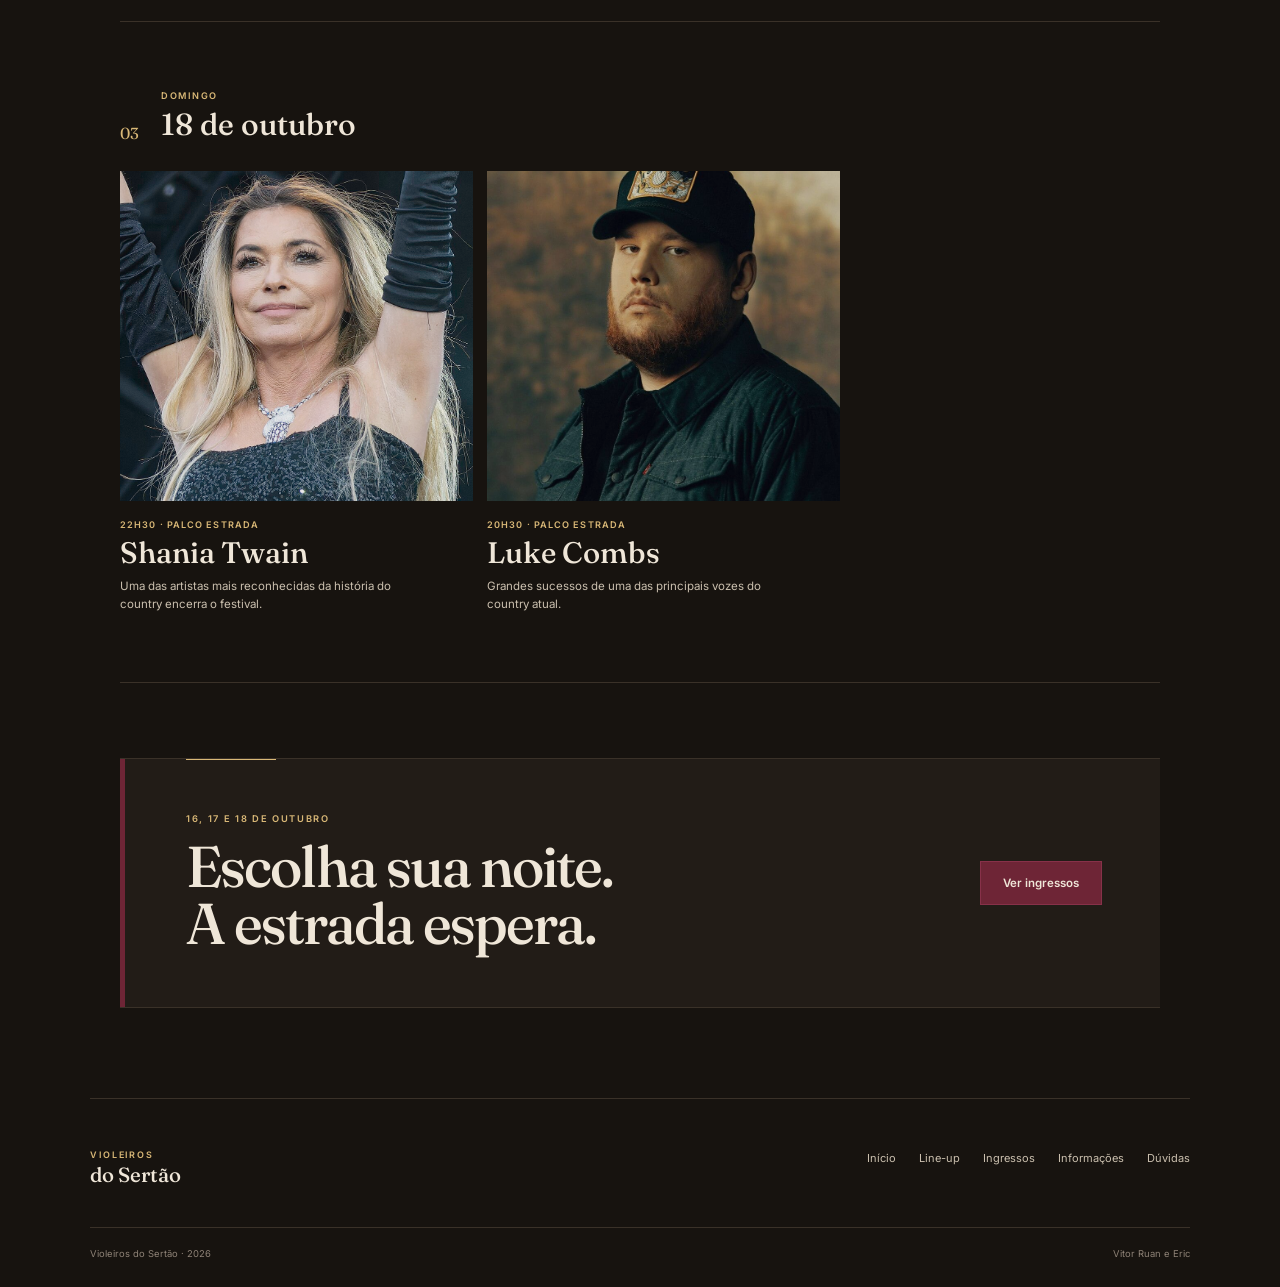
<file: pages/lineup.html>
<!DOCTYPE html>
<html lang="pt-BR">
<head>
    <meta charset="UTF-8">
    <meta name="viewport" content="width=device-width, initial-scale=1, viewport-fit=cover">
    <meta name="description" content="Line-up do Violeiros do Sertão 2026 com oito artistas, horários e palcos.">
    <title>Line-up | Violeiros do Sertão</title>

    <link rel="preconnect" href="https://fonts.googleapis.com">
    <link rel="preconnect" href="https://fonts.gstatic.com" crossorigin>
    <link href="https://fonts.googleapis.com/css2?family=Fraunces:opsz,wght@9..144,400;9..144,500;9..144,600&family=Inter:wght@400;500;600&display=swap" rel="stylesheet">

    <link rel="stylesheet" href="../styles/style.css">
</head>
<body>

<header class="site-header internal-header" id="siteHeader">
    <div class="nav-shell">
        <a href="../index.html" class="brand" aria-label="Violeiros do Sertão, início">
            <span>Violeiros</span>
            <strong>do Sertão</strong>
        </a>

        <button class="menu-toggle" id="menuToggle" type="button" aria-label="Abrir menu" aria-expanded="false" aria-controls="siteNav">
            <span></span>
            <span></span>
        </button>

        <nav class="site-nav" id="siteNav" aria-label="Navegação principal">
            <a href="../index.html">Início</a>
            <a href="lineup.html" class="active" aria-current="page">Line-up</a>
            <a href="ingressos.html">Ingressos</a>
            <a href="informacoes.html">Informações</a>
            <a href="faq.html">Dúvidas</a>
        </nav>
    </div>
</header>

<main class="page-main">
    <section class="page-heading lineup-heading">
        <div>
            <span class="eyebrow">Violeiros do Sertão 2026</span>
            <h1>Line-up</h1>
            <p>
                Oito atrações em três noites, divididas entre o Palco Estrada e o Palco Rancho.
            </p>
        </div>

        <div class="stats">
            <div><strong>03</strong><span>noites</span></div>
            <div><strong>08</strong><span>artistas</span></div>
            <div><strong>02</strong><span>palcos</span></div>
        </div>
    </section>

    <section class="lineup-day">
        <header class="day-heading">
            <span>01</span>
            <div>
                <p>Sexta-feira</p>
                <h2>16 de outubro</h2>
            </div>
        </header>

        <div class="artists-grid artists-grid-three">
            <article class="artist">
                <div class="artist-image">
                    <img src="../img/george-strait.jpg" alt="George Strait">
                </div>
                <div class="artist-info">
                    <span>22h30 · Palco Estrada</span>
                    <h3>George Strait</h3>
                    <p>Uma das maiores referências da história da música country.</p>
                </div>
            </article>

            <article class="artist">
                <div class="artist-image">
                    <img src="../img/cody-johnson.jpg" alt="Cody Johnson">
                </div>
                <div class="artist-info">
                    <span>20h30 · Palco Estrada</span>
                    <h3>Cody Johnson</h3>
                    <p>Country contemporâneo construído sobre raízes tradicionais.</p>
                </div>
            </article>

            <article class="artist">
                <div class="artist-image">
                    <img src="../img/whiskey-myers.jpg" alt="Whiskey Myers">
                </div>
                <div class="artist-info">
                    <span>19h · Palco Rancho</span>
                    <h3>Whiskey Myers</h3>
                    <p>Country e southern rock abrem a primeira noite do festival.</p>
                </div>
            </article>
        </div>
    </section>

    <section class="lineup-day">
        <header class="day-heading">
            <span>02</span>
            <div>
                <p>Sábado</p>
                <h2>17 de outubro</h2>
            </div>
        </header>

        <div class="artists-grid artists-grid-three">
            <article class="artist">
                <div class="artist-image">
                    <img src="../img/alan-jackson.jpg" alt="Alan Jackson">
                </div>
                <div class="artist-info">
                    <span>22h · Palco Estrada</span>
                    <h3>Alan Jackson</h3>
                    <p>Clássicos que atravessaram décadas e ajudaram a definir o gênero.</p>
                </div>
            </article>

            <article class="artist">
                <div class="artist-image">
                    <img src="../img/chris-stapleton.jpg" alt="Chris Stapleton">
                </div>
                <div class="artist-info">
                    <span>20h15 · Palco Estrada</span>
                    <h3>Chris Stapleton</h3>
                    <p>Uma das vozes mais marcantes da geração atual do country.</p>
                </div>
            </article>

            <article class="artist">
                <div class="artist-image">
                    <img src="../img/zach-top.jpg" alt="Zach Top">
                </div>
                <div class="artist-info">
                    <span>18h45 · Palco Rancho</span>
                    <h3>Zach Top</h3>
                    <p>Uma nova geração inspirada pelo country tradicional dos anos 90.</p>
                </div>
            </article>
        </div>
    </section>

    <section class="lineup-day">
        <header class="day-heading">
            <span>03</span>
            <div>
                <p>Domingo</p>
                <h2>18 de outubro</h2>
            </div>
        </header>

        <div class="artists-grid artists-grid-two">
            <article class="artist">
                <div class="artist-image">
                    <img src="../img/shania-twain.jpg" alt="Shania Twain">
                </div>
                <div class="artist-info">
                    <span>22h30 · Palco Estrada</span>
                    <h3>Shania Twain</h3>
                    <p>Uma das artistas mais reconhecidas da história do country encerra o festival.</p>
                </div>
            </article>

            <article class="artist">
                <div class="artist-image">
                    <img src="../img/luke-combs.jpg" alt="Luke Combs">
                </div>
                <div class="artist-info">
                    <span>20h30 · Palco Estrada</span>
                    <h3>Luke Combs</h3>
                    <p>Grandes sucessos de uma das principais vozes do country atual.</p>
                </div>
            </article>
        </div>
    </section>

    <section class="closing-cta internal-cta">
        <div>
            <span>16, 17 e 18 de outubro</span>
            <h2>Escolha sua noite.<br>A estrada espera.</h2>
        </div>
        <a href="ingressos.html" class="button button-wine">Ver ingressos</a>
    </section>
</main>

<footer class="site-footer">
    <div class="footer-top">
        <a href="../index.html" class="brand">
            <span>Violeiros</span>
            <strong>do Sertão</strong>
        </a>

        <nav aria-label="Navegação do rodapé">
            <a href="../index.html">Início</a>
            <a href="lineup.html">Line-up</a>
            <a href="ingressos.html">Ingressos</a>
            <a href="informacoes.html">Informações</a>
            <a href="faq.html">Dúvidas</a>
        </nav>
    </div>

    <div class="footer-bottom">
        <span>Violeiros do Sertão · 2026</span>
        <span>Vitor Ruan e Eric</span>
    </div>
</footer>

<script src="../scripts/scripts.js"></script>
</body>
</html>
</file>
<file: styles/style.css>
:root{
    --bg:#17130f;
    --surface:#221c17;
    --surface-soft:#2a221b;
    --wine:#6e2536;
    --wine-light:#873149;
    --cream:#efe6d8;
    --cream-soft:#cabfae;
    --gold:#d9b877;
    --border:#3a3128;
    --muted:#8f8377;
    --header-height:76px;
}

*{
    box-sizing:border-box;
}

html{
    scroll-behavior:smooth;
}

body{
    margin:0;
    min-width:320px;
    background:var(--bg);
    color:var(--cream);
    font-family:"Inter",sans-serif;
    overflow-x:hidden;
}

body.menu-open{
    overflow:hidden;
}

a{
    color:inherit;
    text-decoration:none;
}

img{
    display:block;
    width:100%;
}

button,
input,
textarea{
    font:inherit;
}

button,
a{
    -webkit-tap-highlight-color:transparent;
}

.site-header{
    position:fixed;
    top:0;
    left:0;
    z-index:1000;
    width:100%;
    height:var(--header-height);
    border-bottom:1px solid rgba(239,230,216,.12);
    transition:
        background .25s ease,
        border-color .25s ease,
        backdrop-filter .25s ease;
}

.site-header.scrolled,
.internal-header{
    background:rgba(23,19,15,.96);
    border-bottom-color:var(--border);
    backdrop-filter:blur(12px);
}

.nav-shell{
    width:min(1160px,calc(100% - 48px));
    height:100%;
    margin:0 auto;
    display:flex;
    align-items:center;
    justify-content:space-between;
    gap:40px;
}

.brand{
    display:flex;
    flex-direction:column;
    flex:none;
    line-height:1;
}

.brand span{
    margin-bottom:5px;
    color:var(--gold);
    font-size:.56rem;
    font-weight:600;
    letter-spacing:.21em;
    text-transform:uppercase;
}

.brand strong{
    font-family:"Fraunces",serif;
    font-size:1.28rem;
    font-weight:500;
}

.site-nav{
    display:flex;
    align-items:center;
    gap:29px;
}

.site-nav a{
    position:relative;
    padding:29px 0 26px;
    color:var(--cream-soft);
    font-size:.75rem;
    transition:color .2s ease;
}

.site-nav a:hover,
.site-nav a.active{
    color:var(--cream);
}

.site-nav a::after{
    content:"";
    position:absolute;
    left:0;
    bottom:20px;
    width:0;
    height:1px;
    background:var(--gold);
    transition:width .2s ease;
}

.site-nav a:hover::after,
.site-nav a.active::after{
    width:100%;
}

.menu-toggle{
    display:none;
    width:42px;
    height:42px;
    padding:0;
    border:0;
    background:none;
    cursor:pointer;
}

.menu-toggle span{
    display:block;
    height:1px;
    margin-left:auto;
    background:var(--cream);
    transition:
        width .2s ease,
        transform .2s ease;
}

.menu-toggle span:first-child{
    width:27px;
}

.menu-toggle span:last-child{
    width:19px;
    margin-top:8px;
}

.menu-toggle.open span:first-child{
    width:26px;
    transform:translateY(4.5px) rotate(45deg);
}

.menu-toggle.open span:last-child{
    width:26px;
    transform:translateY(-4.5px) rotate(-45deg);
}

.home-ticker{
    position:fixed;
    top:var(--header-height);
    left:0;
    z-index:900;
    width:100%;
    height:34px;
    overflow:hidden;
    background:rgba(23,19,15,.98);
    border-bottom:1px solid rgba(110,37,54,.82);
    backdrop-filter:blur(10px);
    opacity:0;
    visibility:hidden;
    pointer-events:none;
    transform:translateY(-8px);
    transition:
        opacity .28s ease,
        visibility .28s ease,
        transform .28s ease;
}

.home-ticker.visible{
    opacity:1;
    visibility:visible;
    transform:translateY(0);
}

.ticker-track{
    display:flex;
    width:200vw;
    height:100%;
    will-change:transform;
    animation:tickerLoop 30s linear infinite;
}

.ticker-group{
    width:100vw;
    height:100%;
    flex:0 0 100vw;
    padding:0 clamp(18px,2vw,32px);
    display:flex;
    align-items:center;
    justify-content:center;
    gap:clamp(16px,1.7vw,27px);
    white-space:nowrap;
}

.ticker-group span{
    flex:none;
    color:var(--cream-soft);
    font-size:clamp(.44rem,.48vw,.51rem);
    font-weight:600;
    letter-spacing:.16em;
    text-transform:uppercase;
}

.ticker-group span:first-child,
.ticker-group span:last-of-type{
    color:var(--gold);
}

.ticker-group i{
    width:3px;
    height:3px;
    flex:0 0 3px;
    border-radius:50%;
    background:var(--wine-light);
}

@keyframes tickerLoop{
    from{
        transform:translateX(0);
    }

    to{
        transform:translateX(-50%);
    }
}

.hero{
    position:relative;
    min-height:640px;
    height:min(760px,82vh);
    overflow:hidden;
    background:var(--surface);
}

.hero-photo{
    position:absolute;
    inset:0;
    background:url("../img/hero.jpg") center 48%/cover no-repeat;
    transform:scale(1.01);
}

.hero-overlay{
    position:absolute;
    inset:0;
    background:
        linear-gradient(
            90deg,
            rgba(13,9,7,.82) 0%,
            rgba(13,9,7,.45) 48%,
            rgba(13,9,7,.34) 100%
        ),
        linear-gradient(
            0deg,
            rgba(23,19,15,.94) 0%,
            rgba(23,19,15,.16) 48%,
            rgba(23,19,15,.30) 100%
        );
}

.hero-shell{
    position:relative;
    z-index:2;
    width:min(1160px,calc(100% - 48px));
    height:100%;
    margin:0 auto;
    padding-top:130px;
    display:flex;
    flex-direction:column;
    justify-content:center;
}

.eyebrow{
    display:block;
    margin:0 0 16px;
    color:var(--gold);
    font-size:.59rem;
    font-weight:600;
    letter-spacing:.19em;
    text-transform:uppercase;
}

.hero-grid{
    display:grid;
    grid-template-columns:minmax(0,620px) 220px;
    justify-content:space-between;
    align-items:end;
    gap:80px;
}

.hero h1{
    margin:0;
    font-family:"Fraunces",serif;
    font-size:clamp(4rem,5.4vw,6rem);
    font-weight:500;
    line-height:.82;
    letter-spacing:-.045em;
}

.hero h1 span,
.hero h1 strong{
    display:block;
}

.hero h1 strong{
    margin-left:.42em;
    color:var(--gold);
    font-weight:500;
}

.hero-copy > p{
    max-width:470px;
    margin:27px 0 0;
    color:var(--cream);
    font-size:.94rem;
    line-height:1.72;
}

.hero-actions{
    margin-top:25px;
    display:flex;
    align-items:center;
    flex-wrap:wrap;
    gap:24px;
}

.button{
    min-height:44px;
    padding:0 22px;
    border:0;
    display:inline-flex;
    align-items:center;
    justify-content:center;
    font-size:.72rem;
    font-weight:600;
    cursor:pointer;
    transition:
        transform .2s ease,
        background .2s ease,
        border-color .2s ease;
}

.button:hover{
    transform:translateY(-2px);
}

.button-wine{
    background:var(--wine);
    color:var(--cream);
    border:1px solid var(--wine-light);
}

.button-wine:hover{
    background:var(--wine-light);
}

.text-link{
    display:inline-block;
    padding-bottom:5px;
    border-bottom:1px solid var(--gold);
    font-size:.72rem;
    transition:color .2s ease;
}

.text-link:hover{
    color:var(--gold);
}

.date-line{
    display:flex;
    align-items:center;
    gap:10px;
    color:var(--gold);
    font-family:"Fraunces",serif;
    font-size:2rem;
}

.date-line i{
    width:22px;
    height:1px;
    background:var(--gold);
}

.hero-date small{
    display:block;
    margin-top:5px;
    color:var(--cream-soft);
    font-size:.55rem;
    letter-spacing:.18em;
    text-transform:uppercase;
}

.hero-date p{
    margin:21px 0 0;
    padding-top:16px;
    border-top:1px solid rgba(239,230,216,.25);
    color:var(--cream-soft);
    font-size:.68rem;
    line-height:1.65;
}

.section{
    width:min(1080px,calc(100% - 48px));
    margin:0 auto;
}

.split-section{
    padding:100px 0;
    border-bottom:1px solid var(--border);
    display:grid;
    grid-template-columns:1fr .84fr;
    gap:90px;
}

.split-section h2,
.section-heading h2,
.closing-cta h2,
.page-heading h1,
.rules-section h2,
.faq-side h2,
.contact-copy h2{
    margin:0;
    font-family:"Fraunces",serif;
    font-weight:500;
    letter-spacing:-.035em;
}

.split-section h2,
.section-heading h2{
    font-size:clamp(2.6rem,4vw,4rem);
    line-height:1.03;
}

.body-copy{
    padding-top:25px;
}

.body-copy p{
    margin:0 0 19px;
    color:var(--cream-soft);
    font-size:.87rem;
    line-height:1.82;
}

.attractions-section{
    padding:100px 0;
}

.section-heading{
    margin-bottom:40px;
    display:flex;
    align-items:flex-end;
    justify-content:space-between;
    gap:40px;
}

.featured-artists{
    height:560px;
    display:grid;
    grid-template-columns:1.22fr .78fr;
    gap:10px;
}

.featured-side{
    min-height:0;
    display:grid;
    grid-template-rows:1fr 1fr;
    gap:10px;
}

.featured-artist{
    position:relative;
    min-height:0;
    overflow:hidden;
    background:var(--surface);
}

.featured-artist img{
    width:100%;
    height:100%;
    object-fit:cover;
    object-position:center 18%;
    filter:saturate(.92) brightness(.96);
    transition:
        transform .45s ease,
        filter .45s ease;
}

.featured-main img{
    object-position:center 15%;
}

.featured-artist:hover img{
    transform:scale(1.025);
    filter:saturate(1) brightness(1.04);
}

.image-shade{
    position:absolute;
    inset:0;
    background:linear-gradient(
        to top,
        rgba(10,7,5,.94),
        rgba(10,7,5,.08) 68%
    );
}

.featured-info{
    position:absolute;
    z-index:2;
    left:26px;
    right:26px;
    bottom:24px;
}

.featured-info span,
.artist-info > span{
    display:block;
    margin-bottom:8px;
    color:var(--gold);
    font-size:.57rem;
    font-weight:600;
    letter-spacing:.12em;
    text-transform:uppercase;
}

.featured-info h3,
.artist-info h3{
    margin:0;
    font-family:"Fraunces",serif;
    font-weight:500;
    line-height:1;
}

.featured-info h3{
    font-size:2rem;
}

.featured-main .featured-info h3{
    font-size:clamp(2.8rem,4vw,4rem);
}

.experience-section{
    border-top:1px solid var(--border);
}

.feature-list{
    padding-top:4px;
}

.feature-item{
    padding:19px 0;
    border-bottom:1px solid var(--border);
    display:grid;
    grid-template-columns:45px 1fr;
    gap:20px;
}

.feature-item > span{
    color:var(--gold);
    font-family:"Fraunces",serif;
}

.feature-item strong{
    font-family:"Fraunces",serif;
    font-size:1.14rem;
    font-weight:500;
}

.feature-item p{
    margin:6px 0 0;
    color:var(--cream-soft);
    font-size:.78rem;
    line-height:1.65;
}

.closing-cta{
    position:relative;
    width:min(1080px,calc(100% - 48px));
    min-height:250px;
    margin:25px auto 90px;
    padding:48px 58px 48px 66px;
    background:var(--surface);
    border-top:1px solid var(--border);
    border-bottom:1px solid var(--border);
    display:flex;
    align-items:center;
    justify-content:space-between;
    gap:50px;
    overflow:hidden;
}

.closing-cta::before{
    content:"";
    position:absolute;
    inset:0 auto 0 0;
    width:5px;
    background:var(--wine);
}

.closing-cta::after{
    content:"";
    position:absolute;
    top:0;
    left:66px;
    width:90px;
    height:1px;
    background:var(--gold);
}

.closing-cta > div{
    position:relative;
    z-index:1;
}

.closing-cta > div > span{
    display:block;
    margin-bottom:14px;
    color:var(--gold);
    font-size:.58rem;
    font-weight:600;
    letter-spacing:.18em;
    text-transform:uppercase;
}

.closing-cta h2{
    font-size:clamp(2.8rem,4.5vw,4.15rem);
    line-height:1;
}

.site-footer{
    width:min(1100px,calc(100% - 48px));
    margin:0 auto;
    padding:52px 0 28px;
    border-top:1px solid var(--border);
}

.footer-top{
    padding-bottom:42px;
    display:flex;
    align-items:flex-start;
    justify-content:space-between;
    gap:45px;
}

.footer-top nav{
    display:flex;
    flex-wrap:wrap;
    gap:23px;
}

.footer-top nav a{
    color:var(--cream-soft);
    font-size:.69rem;
    transition:color .2s ease;
}

.footer-top nav a:hover{
    color:var(--gold);
}

.footer-bottom{
    padding-top:20px;
    border-top:1px solid var(--border);
    display:flex;
    justify-content:space-between;
    gap:20px;
    color:var(--muted);
    font-size:.59rem;
}

.page-main{
    width:min(1040px,calc(100% - 48px));
    margin:0 auto;
    padding-top:145px;
}

.page-heading{
    max-width:760px;
    padding:22px 0 65px;
}

.page-heading h1{
    font-size:clamp(3.7rem,6vw,5.5rem);
    line-height:.94;
}

.page-heading > p,
.lineup-heading > div > p{
    max-width:640px;
    margin:23px 0 0;
    color:var(--cream-soft);
    font-size:.92rem;
    line-height:1.78;
}

.lineup-heading{
    max-width:none;
    display:grid;
    grid-template-columns:1fr auto;
    align-items:end;
    gap:60px;
    border-bottom:1px solid var(--border);
}

.stats{
    display:flex;
    gap:30px;
    padding-bottom:5px;
}

.stats strong{
    display:block;
    color:var(--gold);
    font-family:"Fraunces",serif;
    font-size:2rem;
    font-weight:500;
}

.stats span{
    display:block;
    margin-top:5px;
    color:var(--muted);
    font-size:.58rem;
    letter-spacing:.1em;
    text-transform:uppercase;
}

.lineup-day{
    padding:68px 0;
    border-bottom:1px solid var(--border);
}

.day-heading{
    margin-bottom:28px;
    display:flex;
    align-items:flex-end;
    gap:22px;
}

.day-heading > span{
    color:var(--gold);
    font-family:"Fraunces",serif;
}

.day-heading p{
    margin:0 0 4px;
    color:var(--gold);
    font-size:.57rem;
    font-weight:600;
    letter-spacing:.17em;
    text-transform:uppercase;
}

.day-heading h2{
    margin:0;
    font-family:"Fraunces",serif;
    font-size:1.9rem;
    font-weight:500;
}

.artists-grid{
    display:grid;
    gap:14px;
}

.artists-grid-three{
    grid-template-columns:repeat(3,minmax(0,1fr));
}

.artists-grid-two{
    max-width:720px;
    grid-template-columns:repeat(2,minmax(0,1fr));
}

.artist{
    min-width:0;
}

.artist-image{
    height:290px;
    overflow:hidden;
    background:var(--surface);
}

.artists-grid-two .artist-image{
    height:330px;
}

.artist-image img{
    width:100%;
    height:100%;
    object-fit:cover;
    object-position:center 18%;
    filter:saturate(.88) brightness(.92);
    transition:
        transform .45s ease,
        filter .45s ease;
}

.artist:hover img{
    transform:scale(1.025);
    filter:saturate(.96) brightness(1);
}

.artist-info{
    padding-top:18px;
}

.artist-info h3{
    font-size:1.85rem;
}

.artist-info p{
    max-width:310px;
    margin:9px 0 0;
    color:var(--cream-soft);
    font-size:.72rem;
    line-height:1.6;
}

.internal-cta{
    width:100%;
    margin-top:75px;
}

.tickets{
    border-top:1px solid var(--border);
}

.ticket-row{
    padding:34px 27px;
    border-bottom:1px solid var(--border);
    display:grid;
    grid-template-columns:55px 1fr 175px;
    gap:28px;
    transition:background .2s ease;
}

.ticket-row:hover{
    background:var(--surface);
}

.ticket-featured{
    background:var(--wine);
    border-color:var(--wine-light);
}

.ticket-featured:hover{
    background:#76293d;
}

.ticket-number{
    color:var(--gold);
    font-family:"Fraunces",serif;
}

.ticket-copy h2{
    margin:0 0 7px;
    font-family:"Fraunces",serif;
    font-size:1.7rem;
    font-weight:500;
}

.ticket-copy > p{
    margin:0 0 16px;
    color:var(--gold);
    font-size:.8rem;
}

.ticket-copy ul{
    margin:0;
    padding:0;
    list-style:none;
}

.ticket-copy li{
    position:relative;
    margin:6px 0;
    padding-left:14px;
    color:var(--cream-soft);
    font-size:.8rem;
    line-height:1.5;
}

.ticket-copy li::before{
    content:"";
    position:absolute;
    left:0;
    top:.55em;
    width:4px;
    height:4px;
    border-radius:50%;
    background:var(--gold);
}

.ticket-featured .ticket-copy > p,
.ticket-featured li{
    color:#eadbd6;
}

.ticket-label{
    display:block;
    margin-bottom:9px;
    color:#f0d7d1;
    font-size:.57rem;
    font-weight:600;
    letter-spacing:.13em;
    text-transform:uppercase;
}

.ticket-price{
    align-self:center;
    padding-left:25px;
    border-left:1px solid var(--border);
    text-align:right;
}

.ticket-featured .ticket-price{
    border-color:rgba(255,255,255,.22);
}

.ticket-price span,
.ticket-price small{
    display:block;
    color:var(--cream-soft);
    font-size:.64rem;
}

.ticket-price strong{
    display:block;
    margin:4px 0;
    color:var(--gold);
    font-family:"Fraunces",serif;
    font-size:1.95rem;
    font-weight:500;
}

.ticket-featured .ticket-price strong{
    color:var(--cream);
}

.page-note{
    margin:42px 0 105px;
    display:grid;
    grid-template-columns:115px 1fr;
    gap:30px;
}

.page-note span{
    color:var(--gold);
    font-size:.6rem;
    font-weight:600;
    letter-spacing:.16em;
    text-transform:uppercase;
}

.page-note p{
    margin:0;
    color:var(--cream-soft);
    font-size:.82rem;
    line-height:1.65;
}

.info-layout{
    padding-bottom:75px;
    border-bottom:1px solid var(--border);
    display:grid;
    grid-template-columns:.85fr 1.15fr;
    gap:65px;
}

.info-block + .info-block{
    margin-top:50px;
}

.section-number{
    display:block;
    margin-bottom:11px;
    color:var(--gold);
    font-family:"Fraunces",serif;
}

.info-block h2{
    margin:0 0 17px;
    font-family:"Fraunces",serif;
    font-size:1.75rem;
    font-weight:500;
}

.info-block > strong{
    display:block;
    margin-bottom:7px;
    font-size:.86rem;
}

.info-block > p{
    margin:4px 0;
    color:var(--cream-soft);
    font-size:.83rem;
}

.transport-item{
    padding:14px 0;
    border-bottom:1px solid var(--border);
}

.transport-item h3{
    margin:0 0 6px;
    color:var(--gold);
    font-size:.76rem;
}

.transport-item p{
    margin:0;
    color:var(--cream-soft);
    font-size:.8rem;
    line-height:1.6;
}

.map-panel{
    align-self:start;
    overflow:hidden;
    background:var(--surface);
    border:1px solid var(--border);
}

.map-head{
    padding:16px 19px;
    border-bottom:1px solid var(--border);
    display:flex;
    justify-content:space-between;
    gap:20px;
}

.map-head span{
    color:var(--muted);
    font-size:.61rem;
    letter-spacing:.12em;
    text-transform:uppercase;
}

.map-head strong{
    color:var(--gold);
    font-size:.7rem;
}

.map-panel iframe{
    display:block;
    width:100%;
    height:380px;
    border:0;
    filter:
        grayscale(1)
        sepia(.12)
        brightness(.72);
}

.map-panel > p{
    margin:0;
    padding:15px 19px;
    color:var(--cream-soft);
    font-size:.7rem;
    line-height:1.6;
}

.rules-section{
    padding:82px 0 105px;
}

.rules-section header{
    margin-bottom:38px;
}

.rules-section h2{
    font-size:3rem;
}

.rules-grid{
    display:grid;
    grid-template-columns:1fr 1fr;
    gap:65px;
}

.rules-grid > div{
    padding-top:20px;
    border-top:1px solid var(--border);
}

.rules-grid h3{
    margin:0 0 18px;
    color:var(--gold);
    font-family:"Fraunces",serif;
    font-size:1.3rem;
    font-weight:500;
}

.rules-grid ul{
    margin:0;
    padding:0;
    list-style:none;
}

.rules-grid li{
    position:relative;
    padding:12px 0 12px 17px;
    border-bottom:1px solid rgba(58,49,40,.65);
    color:var(--cream-soft);
    font-size:.8rem;
    line-height:1.55;
}

.rules-grid li::before{
    content:"";
    position:absolute;
    left:0;
    top:17px;
    width:4px;
    height:4px;
    border-radius:50%;
    background:var(--gold);
}

.faq-layout{
    padding:75px 0 95px;
    display:grid;
    grid-template-columns:.7fr 1.3fr;
    gap:80px;
}

.faq-side{
    align-self:start;
    position:sticky;
    top:115px;
}

.faq-side h2{
    max-width:300px;
    font-size:2.5rem;
    line-height:1.03;
}

.faq-side p{
    max-width:330px;
    margin:22px 0;
    color:var(--cream-soft);
    font-size:.8rem;
    line-height:1.72;
}

.faq-list{
    border-bottom:1px solid var(--border);
}

.faq-list details{
    border-top:1px solid var(--border);
}

.faq-list summary{
    position:relative;
    min-height:80px;
    padding:0 42px 0 0;
    display:flex;
    align-items:center;
    gap:20px;
    list-style:none;
    cursor:pointer;
    font-family:"Fraunces",serif;
    font-size:1.25rem;
    font-weight:500;
    transition:color .2s ease;
}

.faq-list summary::-webkit-details-marker{
    display:none;
}

.faq-list summary span{
    flex:none;
    color:var(--gold);
    font-family:"Inter",sans-serif;
    font-size:.56rem;
    font-weight:600;
}

.faq-list summary::before,
.faq-list summary::after{
    content:"";
    position:absolute;
    right:3px;
    top:50%;
    width:15px;
    height:1px;
    background:var(--gold);
    transition:transform .2s ease;
}

.faq-list summary::after{
    transform:rotate(90deg);
}

.faq-list details[open] summary::after{
    transform:none;
}

.faq-list details[open] summary{
    color:var(--gold);
}

.faq-list details > p{
    max-width:620px;
    margin:0;
    padding:0 40px 24px 37px;
    color:var(--cream-soft);
    font-size:.8rem;
    line-height:1.72;
}

.contact-section{
    position:relative;
    margin-bottom:95px;
    padding:50px 54px 50px 60px;
    background:var(--surface);
    border-top:1px solid var(--border);
    border-bottom:1px solid var(--border);
    display:grid;
    grid-template-columns:.72fr 1.28fr;
    gap:72px;
    overflow:hidden;
}

.contact-section::before{
    content:"";
    position:absolute;
    top:0;
    bottom:0;
    left:0;
    width:5px;
    background:var(--wine);
}

.contact-copy h2{
    font-size:clamp(2.6rem,4vw,3.6rem);
    line-height:1;
}

.contact-copy p{
    max-width:330px;
    margin:22px 0 0;
    color:var(--cream-soft);
    font-size:.8rem;
    line-height:1.7;
}

.contact-copy small{
    display:block;
    margin-top:18px;
    color:var(--muted);
    font-size:.59rem;
}

.contact-form{
    display:grid;
    grid-template-columns:1fr 1fr;
    gap:24px 22px;
    align-content:start;
}

.field{
    min-width:0;
    display:flex;
    flex-direction:column;
    gap:8px;
}

.field-full{
    grid-column:1 / 3;
}

.field label{
    color:var(--cream);
    font-size:.58rem;
    font-weight:600;
    letter-spacing:.1em;
    text-transform:uppercase;
}

.field input,
.field textarea{
    width:100%;
    padding:9px 0 10px;
    border:0;
    border-bottom:1px solid var(--border);
    border-radius:0;
    outline:0;
    background:transparent;
    color:var(--cream);
    font-size:.82rem;
    resize:vertical;
    transition:border-color .2s ease;
}

.field input::placeholder,
.field textarea::placeholder{
    color:var(--muted);
}

.field input:focus,
.field textarea:focus{
    border-bottom-color:var(--gold);
}

.contact-form button{
    grid-column:1 / 3;
    justify-self:end;
}

@media(max-width:1000px){
    .ticker-group{
        gap:14px;
    }

    .ticker-group span{
        font-size:.43rem;
        letter-spacing:.12em;
    }
}

@media(max-width:900px){
    .hero-grid{
        grid-template-columns:1fr;
    }

    .hero-date{
        display:none;
    }

    .split-section{
        grid-template-columns:1fr;
        gap:28px;
    }

    .body-copy{
        padding-top:0;
    }

    .featured-artists{
        height:auto;
        grid-template-columns:1fr;
    }

    .featured-main{
        height:500px;
    }

    .featured-side{
        grid-template-columns:1fr 1fr;
        grid-template-rows:none;
    }

    .featured-side .featured-artist{
        height:300px;
    }

    .lineup-heading{
        grid-template-columns:1fr;
        gap:35px;
    }

    .artists-grid-three{
        grid-template-columns:repeat(2,minmax(0,1fr));
    }

    .info-layout{
        grid-template-columns:1fr;
    }

    .faq-layout{
        grid-template-columns:1fr;
        gap:45px;
    }

    .faq-side{
        position:static;
    }

    .contact-section{
        grid-template-columns:1fr;
        gap:40px;
    }
}

@media(max-width:820px){
    :root{
        --header-height:66px;
    }

    .home-ticker{
        display:none !important;
    }

    .site-header{
        background:rgba(23,19,15,.97);
        border-bottom-color:var(--border);
        backdrop-filter:blur(12px);
    }

    .nav-shell{
        width:calc(100% - 36px);
    }

    .menu-toggle{
        display:block;
    }

    .site-nav{
        position:fixed;
        top:var(--header-height);
        left:0;
        width:100%;
        max-height:calc(100vh - var(--header-height));
        overflow:auto;
        padding:8px 20px 18px;
        background:#17130f;
        border-bottom:1px solid var(--border);
        display:flex;
        flex-direction:column;
        align-items:stretch;
        gap:0;
        opacity:0;
        visibility:hidden;
        transform:translateY(-10px);
        transition:
            opacity .22s ease,
            visibility .22s ease,
            transform .22s ease;
    }

    .site-nav.open{
        opacity:1;
        visibility:visible;
        transform:none;
    }

    .site-nav a{
        width:100%;
        padding:15px 0;
        border-bottom:1px solid var(--border);
        font-size:.78rem;
    }

    .site-nav a::after{
        display:none;
    }

    .hero{
        height:auto;
        min-height:610px;
        padding-top:var(--header-height);
    }

    .hero-shell{
        width:calc(100% - 40px);
        height:auto;
        min-height:544px;
        padding:68px 0 82px;
        justify-content:center;
    }

    .hero-photo{
        background-position:center center;
    }

    .hero h1{
        font-size:clamp(3.4rem,12vw,4.8rem);
        line-height:.86;
    }

    .hero h1 strong{
        margin-left:0;
    }

    .hero-copy > p{
        max-width:410px;
        font-size:.86rem;
    }

    .section{
        width:calc(100% - 40px);
    }

    .split-section,
    .attractions-section{
        padding:72px 0;
    }

    .section-heading{
        align-items:flex-start;
        flex-direction:column;
        gap:23px;
    }

    .page-main{
        width:calc(100% - 40px);
        padding-top:118px;
    }

    .site-footer{
        width:calc(100% - 40px);
    }
}

@media(max-width:620px){
    .brand strong{
        font-size:1.08rem;
    }

    .brand span{
        font-size:.49rem;
    }

    .hero{
        min-height:590px;
    }

    .hero-shell{
        min-height:524px;
        padding:54px 0 74px;
    }

    .hero h1{
        font-size:clamp(3.15rem,14vw,4.25rem);
    }

    .hero-copy > p{
        margin-top:24px;
        font-size:.82rem;
        line-height:1.65;
    }

    .hero-actions{
        margin-top:22px;
        gap:18px;
    }

    .split-section h2,
    .section-heading h2{
        font-size:2.5rem;
    }

    .featured-artists,
    .featured-side{
        display:flex;
        flex-direction:column;
        gap:9px;
    }

    .featured-main,
    .featured-side .featured-artist{
        height:380px;
    }

    .featured-info{
        left:20px;
        right:20px;
        bottom:20px;
    }

    .featured-info h3,
    .featured-main .featured-info h3{
        font-size:2.2rem;
    }

    .closing-cta{
        width:calc(100% - 40px);
        min-height:0;
        margin:20px auto 65px;
        padding:38px 26px 38px 32px;
        align-items:flex-start;
        flex-direction:column;
        gap:28px;
    }

    .closing-cta::before{
        width:4px;
    }

    .closing-cta::after{
        left:32px;
        width:65px;
    }

    .closing-cta h2{
        font-size:2.55rem;
    }

    .footer-top{
        flex-direction:column;
        gap:28px;
    }

    .footer-bottom{
        flex-direction:column;
        gap:7px;
    }

    .page-heading{
        padding-bottom:48px;
    }

    .page-heading h1{
        font-size:3.65rem;
    }

    .stats{
        gap:24px;
    }

    .stats strong{
        font-size:1.75rem;
    }

    .lineup-day{
        padding:50px 0;
    }

    .artists-grid-three,
    .artists-grid-two{
        max-width:none;
        grid-template-columns:1fr;
        gap:32px;
    }

    .artist-image,
    .artists-grid-two .artist-image{
        height:340px;
    }

    .artist-info h3{
        font-size:2rem;
    }

    .internal-cta{
        width:100%;
        margin-top:58px;
    }

    .ticket-row{
        grid-template-columns:1fr;
        gap:17px;
        padding:28px 20px;
    }

    .ticket-price{
        padding:18px 0 0;
        border-left:0;
        border-top:1px solid var(--border);
        text-align:left;
    }

    .ticket-featured .ticket-price{
        border-top-color:rgba(255,255,255,.22);
    }

    .page-note{
        grid-template-columns:1fr;
        gap:8px;
        margin-bottom:80px;
    }

    .map-panel iframe{
        height:280px;
    }

    .rules-section{
        padding:65px 0 80px;
    }

    .rules-section h2{
        font-size:2.55rem;
    }

    .rules-grid{
        grid-template-columns:1fr;
        gap:40px;
    }

    .faq-layout{
        padding:58px 0 72px;
    }

    .faq-side h2{
        font-size:2.4rem;
    }

    .faq-list summary{
        min-height:74px;
        padding-right:33px;
        gap:13px;
        font-size:1.08rem;
    }

    .faq-list details > p{
        padding:0 18px 22px 0;
    }

    .contact-section{
        margin-bottom:70px;
        padding:36px 25px 36px 31px;
    }

    .contact-section::before{
        width:4px;
    }

    .contact-copy h2{
        font-size:2.6rem;
    }

    .contact-form{
        grid-template-columns:1fr;
        gap:21px;
    }

    .field-full,
    .contact-form button{
        grid-column:auto;
    }

    .contact-form button{
        justify-self:start;
    }
}

@media(max-width:400px){
    .nav-shell,
    .hero-shell,
    .section,
    .page-main,
    .site-footer,
    .closing-cta{
        width:calc(100% - 32px);
    }

    .artist-image,
    .artists-grid-two .artist-image{
        height:310px;
    }
}

@media(prefers-reduced-motion:reduce){
    html{
        scroll-behavior:auto;
    }

    .ticker-track{
        animation:none;
    }

    *,
    *::before,
    *::after{
        transition-duration:.01ms !important;
        animation-duration:.01ms !important;
        animation-iteration-count:1 !important;
    }
}

.home-ticker .ticker-track{
    display:flex;
    width:200vw;
    height:100%;
    transform:translate3d(0,0,0);
    will-change:transform;
    animation:tickerLoopFinal 30s linear infinite !important;
}

.home-ticker .ticker-group{
    width:100vw;
    min-width:100vw;
    height:100%;
    flex:0 0 100vw;
    display:flex;
    align-items:center;
    justify-content:center;
    gap:clamp(16px,1.7vw,27px);
    padding:0 28px;
    white-space:nowrap;
}

@keyframes tickerLoopFinal{
    0%{
        transform:translate3d(0,0,0);
    }

    100%{
        transform:translate3d(-100vw,0,0);
    }
}

@media(min-width:821px){
    .home-ticker .ticker-track{
        animation:tickerLoopFinal 36s linear infinite !important;
        animation-duration:36s !important;
        animation-iteration-count:infinite !important;
        animation-play-state:running !important;
    }
}

@media(max-width:820px){
    .home-ticker{
        display:none !important;
    }
}

.site-nav a{
    transition:color .28s ease !important;
}

.site-nav a::after{
    width:100% !important;
    transform:scaleX(0);
    transform-origin:left center;
    transition:transform .32s cubic-bezier(.22,.61,.36,1) !important;
}

.site-nav a:hover::after,
.site-nav a.active::after{
    transform:scaleX(1);
}

.text-link{
    position:relative;
    border-bottom:0 !important;
    transition:color .25s ease !important;
}

.text-link::after{
    content:"";
    position:absolute;
    left:0;
    right:0;
    bottom:0;
    height:1px;
    background:var(--gold);
    transform:scaleX(.35);
    transform-origin:left center;
    transition:transform .32s cubic-bezier(.22,.61,.36,1) !important;
}

.text-link:hover{
    color:var(--gold);
}

.text-link:hover::after{
    transform:scaleX(1);
}

.button{
    transition:
        transform .25s cubic-bezier(.22,.61,.36,1),
        background .25s ease,
        border-color .25s ease !important;
}

.button:hover{
    transform:translateY(-2px);
}

.button:active{
    transform:translateY(0);
}

.featured-artist img{
    transition:
        transform .55s cubic-bezier(.22,.61,.36,1),
        filter .4s ease !important;
}

.featured-artist:hover img{
    transform:scale(1.035);
    filter:saturate(1) brightness(1.05);
}

.artist-image img{
    transition:
        transform .5s cubic-bezier(.22,.61,.36,1),
        filter .4s ease !important;
}

.artist:hover .artist-image img{
    transform:scale(1.025);
    filter:saturate(1) brightness(1);
}

.ticket-row{
    transition:
        background .28s ease,
        transform .28s cubic-bezier(.22,.61,.36,1) !important;
}

.ticket-row:hover{
    background:var(--surface);
    transform:translateX(3px);
}

.ticket-featured:hover{
    background:#76293d;
}

.footer-top nav a{
    position:relative;
    transition:color .25s ease !important;
}

.footer-top nav a:hover{
    color:var(--gold);
}

.faq-list summary{
    transition:
        color .28s ease,
        padding-left .28s ease !important;
}

.faq-list summary:hover{
    color:var(--gold);
    padding-left:4px;
}

.faq-list summary::before,
.faq-list summary::after{
    transition:
        transform .3s cubic-bezier(.22,.61,.36,1),
        background .25s ease !important;
}

.faq-list details[open] summary::after{
    transform:rotate(0deg);
}

.faq-list details:not([open]) summary::after{
    transform:rotate(90deg);
}

.field input,
.field textarea{
    transition:
        border-color .28s ease,
        color .28s ease !important;
}

.field input:focus,
.field textarea:focus{
    border-bottom-color:var(--gold);
}

.site-nav{
    transition:
        opacity .25s ease,
        visibility .25s ease,
        transform .3s cubic-bezier(.22,.61,.36,1) !important;
}

.menu-toggle span{
    transition:
        width .25s ease,
        transform .3s cubic-bezier(.22,.61,.36,1) !important;
}

.home-ticker{
    transition:
        opacity .35s ease,
        visibility .35s ease,
        transform .4s cubic-bezier(.22,.61,.36,1) !important;
}

.home-ticker .ticker-track{
    animation:tickerLoopFinal 36s linear infinite !important;
    animation-duration:36s !important;
    animation-iteration-count:infinite !important;
    animation-play-state:running !important;
}

@keyframes tickerLoopFinal{
    0%{
        transform:translate3d(0,0,0);
    }

    100%{
        transform:translate3d(-100vw,0,0);
    }
}

@media(hover:hover) and (pointer:fine){

    .brand{
        transition:opacity .25s ease !important;
    }

    .brand:hover{
        opacity:.82;
    }

    .closing-cta .button:hover{
        transform:translateY(-2px);
    }

}

@media(max-width:820px){

    .home-ticker{
        display:none !important;
    }

    .ticket-row:hover{
        transform:none;
    }

    .faq-list summary:hover{
        padding-left:0;
    }

}

.home-ticker{
    transition:
        opacity .12s ease,
        transform .16s ease,
        visibility 0s linear .16s !important;
}

.home-ticker.visible{
    transition:
        opacity .3s ease,
        transform .34s cubic-bezier(.22,.61,.36,1),
        visibility 0s linear 0s !important;
}

.ticket-option{
    position:relative;
    overflow:hidden;
}

.ticket-radio{
    position:absolute;
    width:1px;
    height:1px;
    opacity:0;
    pointer-events:none;
}

.ticket-selected-line{
    position:absolute;
    top:0;
    bottom:0;
    left:0;
    width:4px;
    background:var(--gold);
    opacity:0;
    transform:scaleY(.25);
    transform-origin:center;
    transition:
        opacity .28s ease,
        transform .35s cubic-bezier(.22,.61,.36,1);
}

.ticket-select-button{
    display:inline-flex;
    margin-top:18px;
    padding-bottom:5px;
    border-bottom:1px solid var(--gold);
    color:var(--cream);
    font-size:.67rem;
    font-weight:600;
    cursor:pointer;
    transition:
        color .25s ease,
        border-color .25s ease;
}

.ticket-select-button:hover{
    color:var(--gold);
}

.select-checked{
    display:none;
    color:var(--gold);
}

.ticket-radio:checked ~ .ticket-selected-line{
    opacity:1;
    transform:scaleY(1);
}

.ticket-radio:checked ~ .ticket-copy h2{
    color:var(--gold);
}

.ticket-radio:checked ~ .ticket-copy .select-default{
    display:none;
}

.ticket-radio:checked ~ .ticket-copy .select-checked{
    display:inline;
}

.ticket-radio:checked ~ .ticket-price strong{
    transform:scale(1.04);
}

.ticket-price strong{
    transition:
        transform .25s ease,
        color .25s ease;
}

.ticket-help{
    margin-top:28px;
    padding:20px 0;
    border-top:1px solid var(--border);
    border-bottom:1px solid var(--border);
}

.ticket-help > div{
    max-width:650px;
    display:grid;
    grid-template-columns:130px 1fr;
    gap:25px;
}

.ticket-help span{
    color:var(--gold);
    font-size:.55rem;
    font-weight:600;
    letter-spacing:.15em;
}

.ticket-help p{
    margin:0;
    color:var(--cream-soft);
    font-size:.75rem;
    line-height:1.65;
}

.contact-action{
    grid-column:1 / 3;
    display:flex;
    justify-content:flex-end;
}

.form-success{
    position:relative;
    margin:-55px 0 90px;
    padding:0;
    max-height:0;
    overflow:hidden;
    border-top:0 solid var(--border);
    border-bottom:0 solid var(--border);
    opacity:0;
    transform:translateY(8px);
    transition:
        opacity .3s ease,
        transform .3s ease,
        max-height .4s ease,
        padding .4s ease,
        border-width .4s ease;
}

.form-success:target{
    max-height:240px;
    padding:28px 0;
    border-top-width:1px;
    border-bottom-width:1px;
    opacity:1;
    transform:none;
}

.form-success{
    display:flex;
    align-items:center;
    justify-content:space-between;
    gap:35px;
}

.form-success > div > span{
    display:block;
    margin-bottom:7px;
    color:var(--gold);
    font-size:.55rem;
    font-weight:600;
    letter-spacing:.15em;
}

.form-success strong{
    display:block;
    font-family:"Fraunces",serif;
    font-size:1.55rem;
    font-weight:500;
}

.form-success p{
    margin:7px 0 0;
    color:var(--cream-soft);
    font-size:.72rem;
    line-height:1.6;
}

.form-success > a{
    flex:none;
    padding-bottom:4px;
    border-bottom:1px solid var(--gold);
    color:var(--cream-soft);
    font-size:.65rem;
}

.form-success > a:hover{
    color:var(--gold);
}

@media(max-width:620px){

    .ticket-help > div{
        grid-template-columns:1fr;
        gap:7px;
    }

    .ticket-select-button{
        margin-top:16px;
    }

    .contact-action{
        grid-column:auto;
        justify-content:flex-start;
    }

    .form-success{
        margin:-35px 0 65px;
        align-items:flex-start;
        flex-direction:column;
        gap:18px;
    }

    .form-success:target{
        padding:24px 0;
    }

}
</file>
